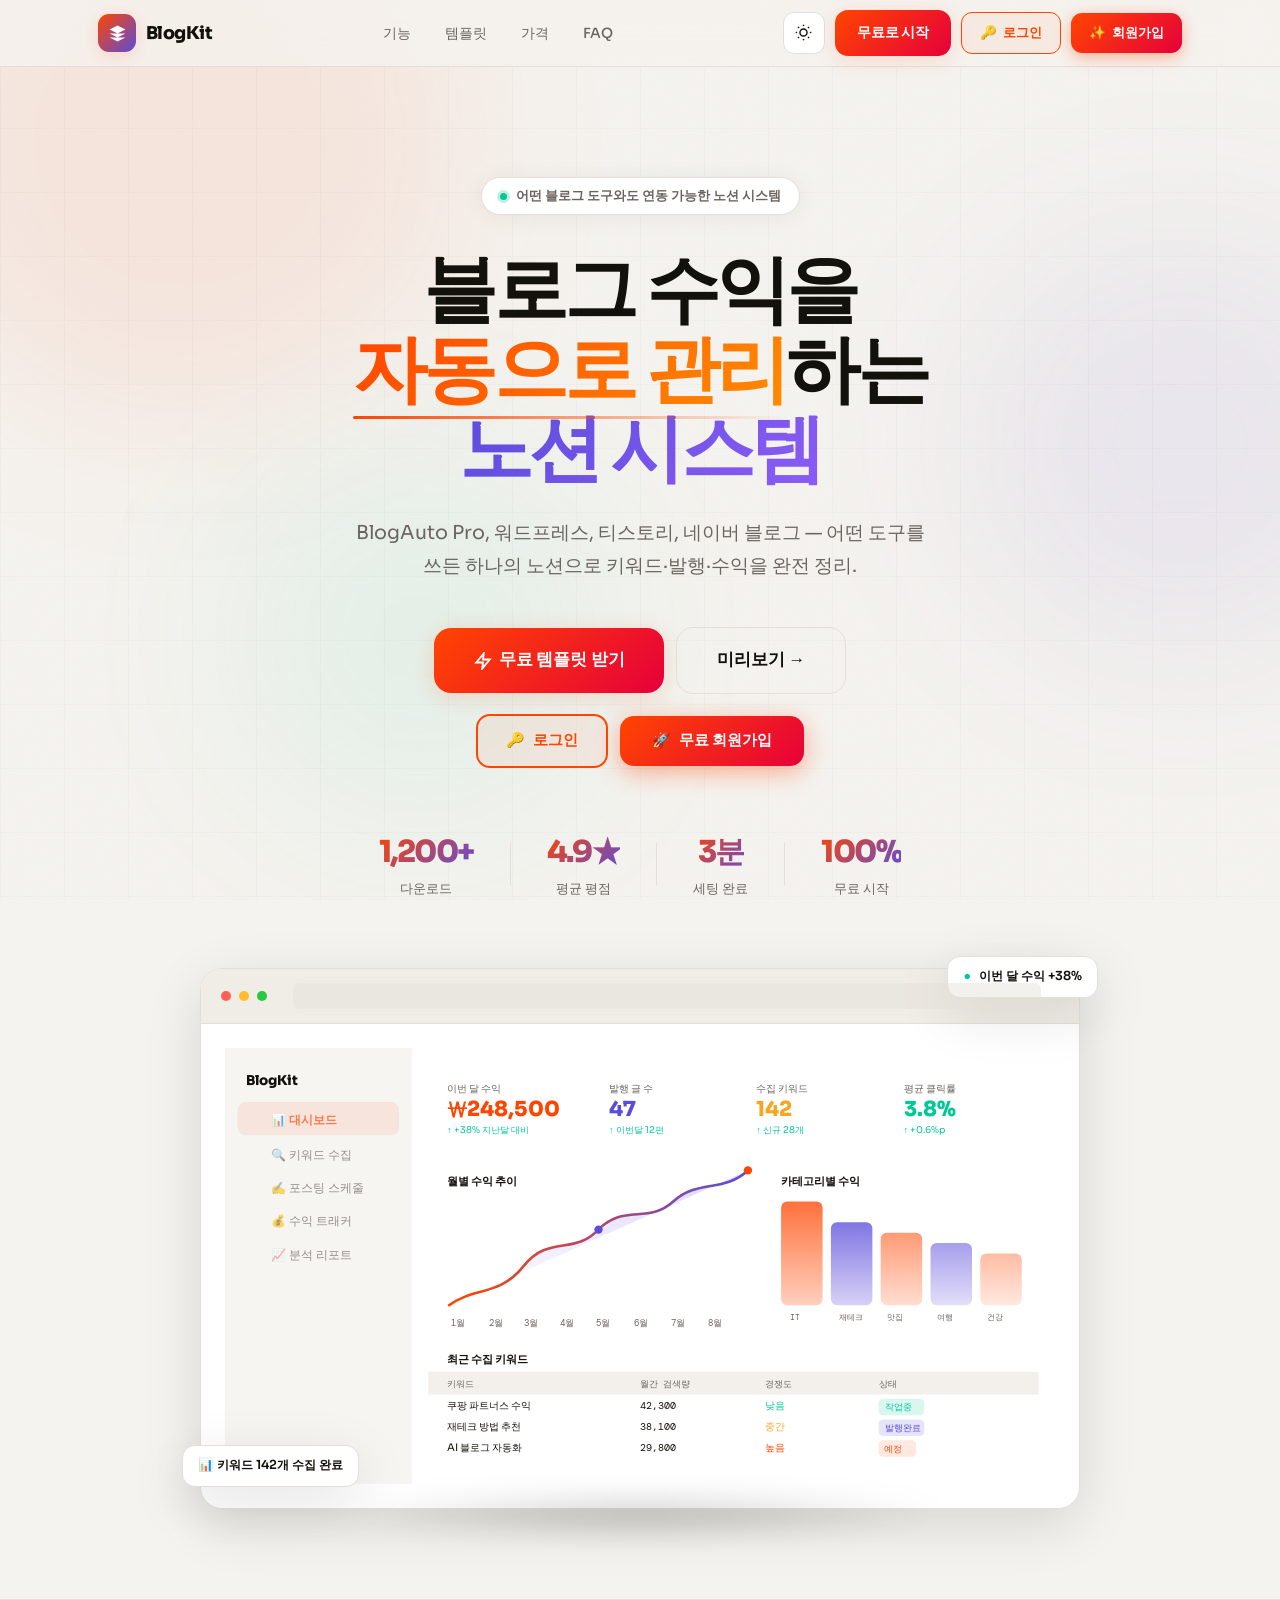
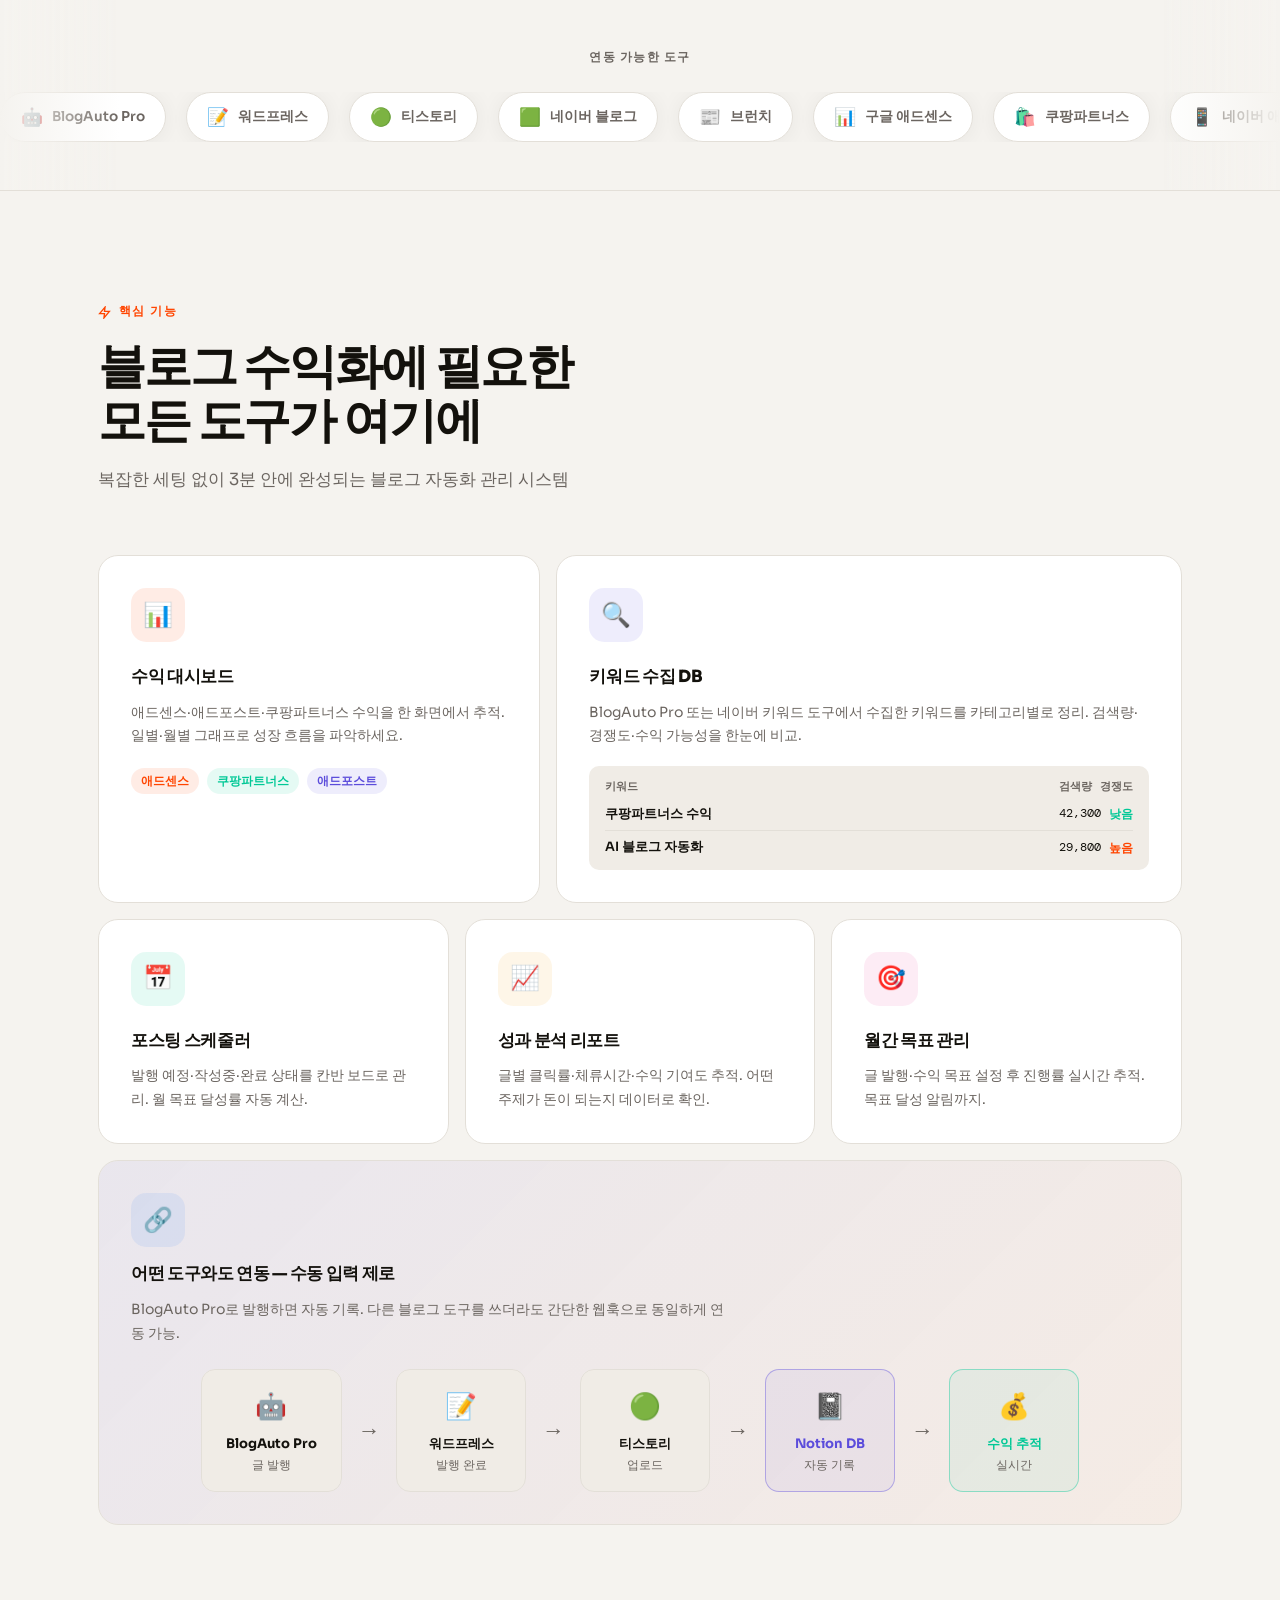
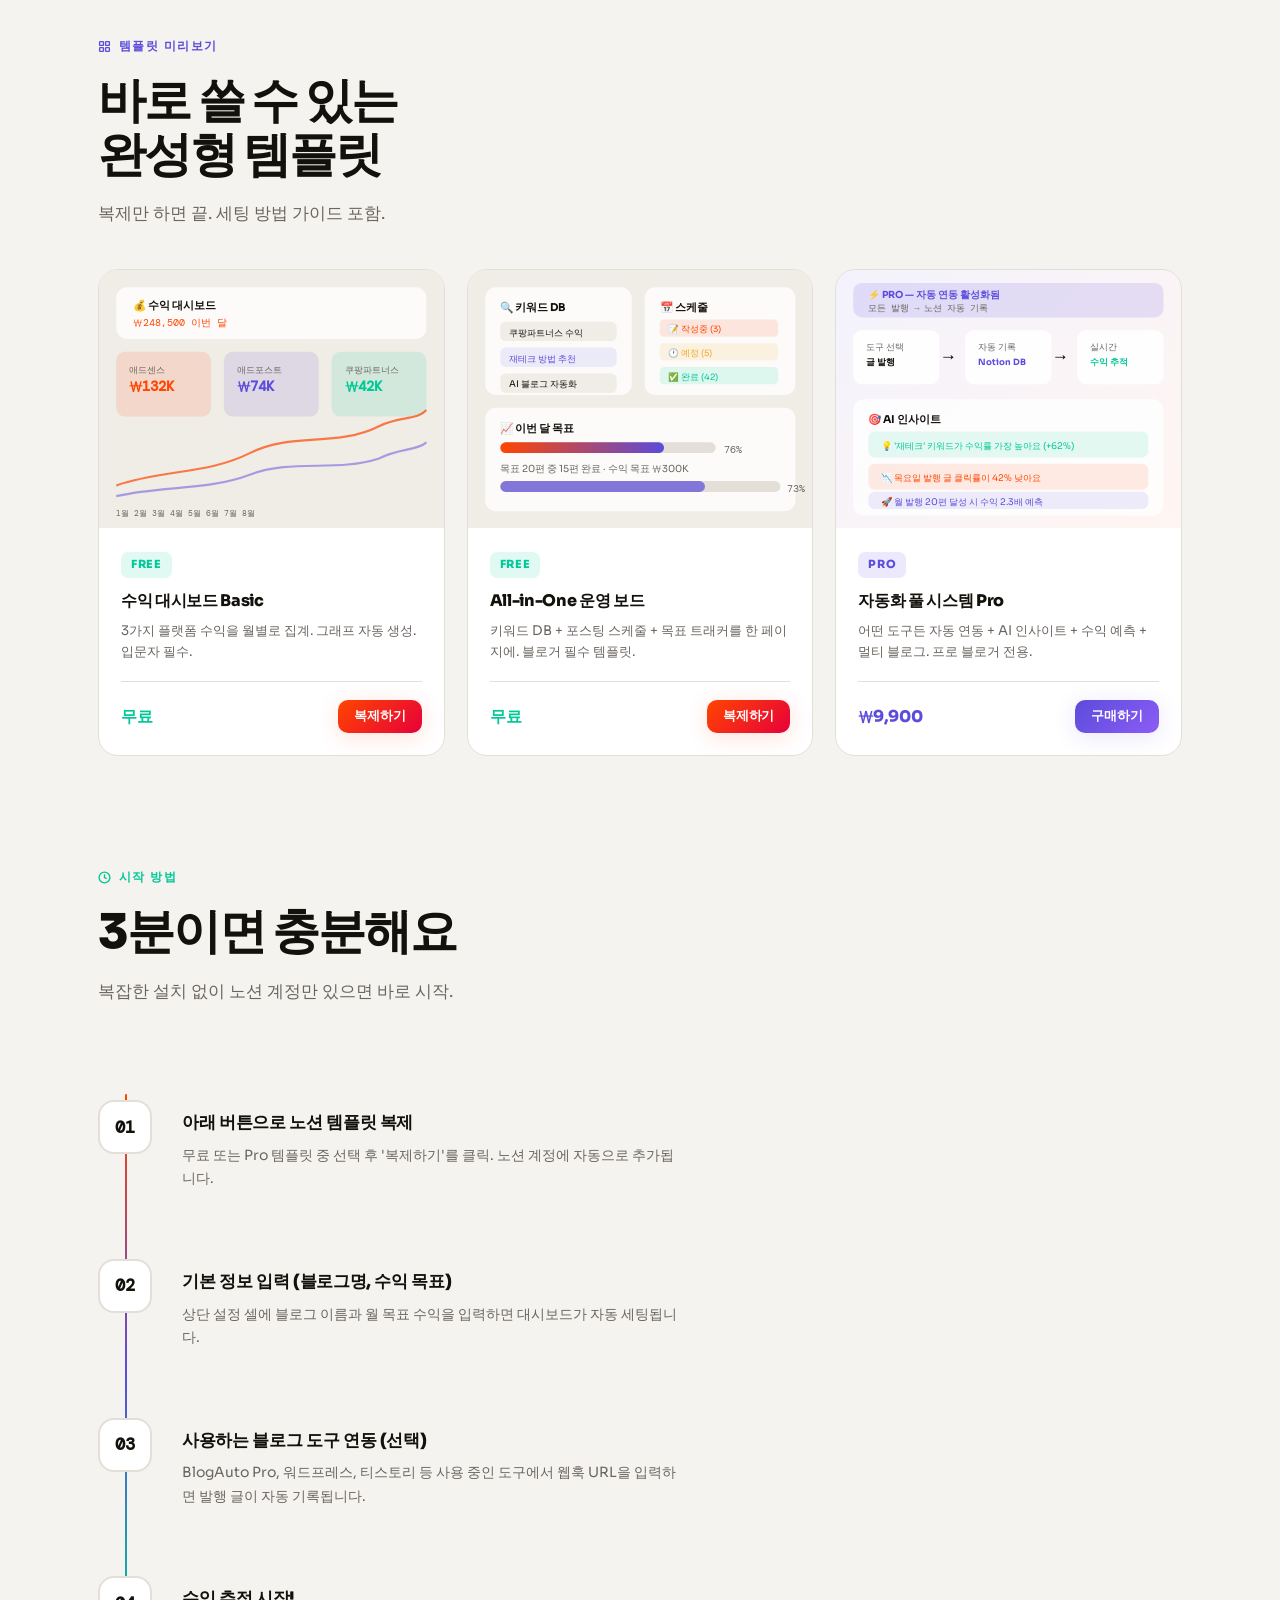
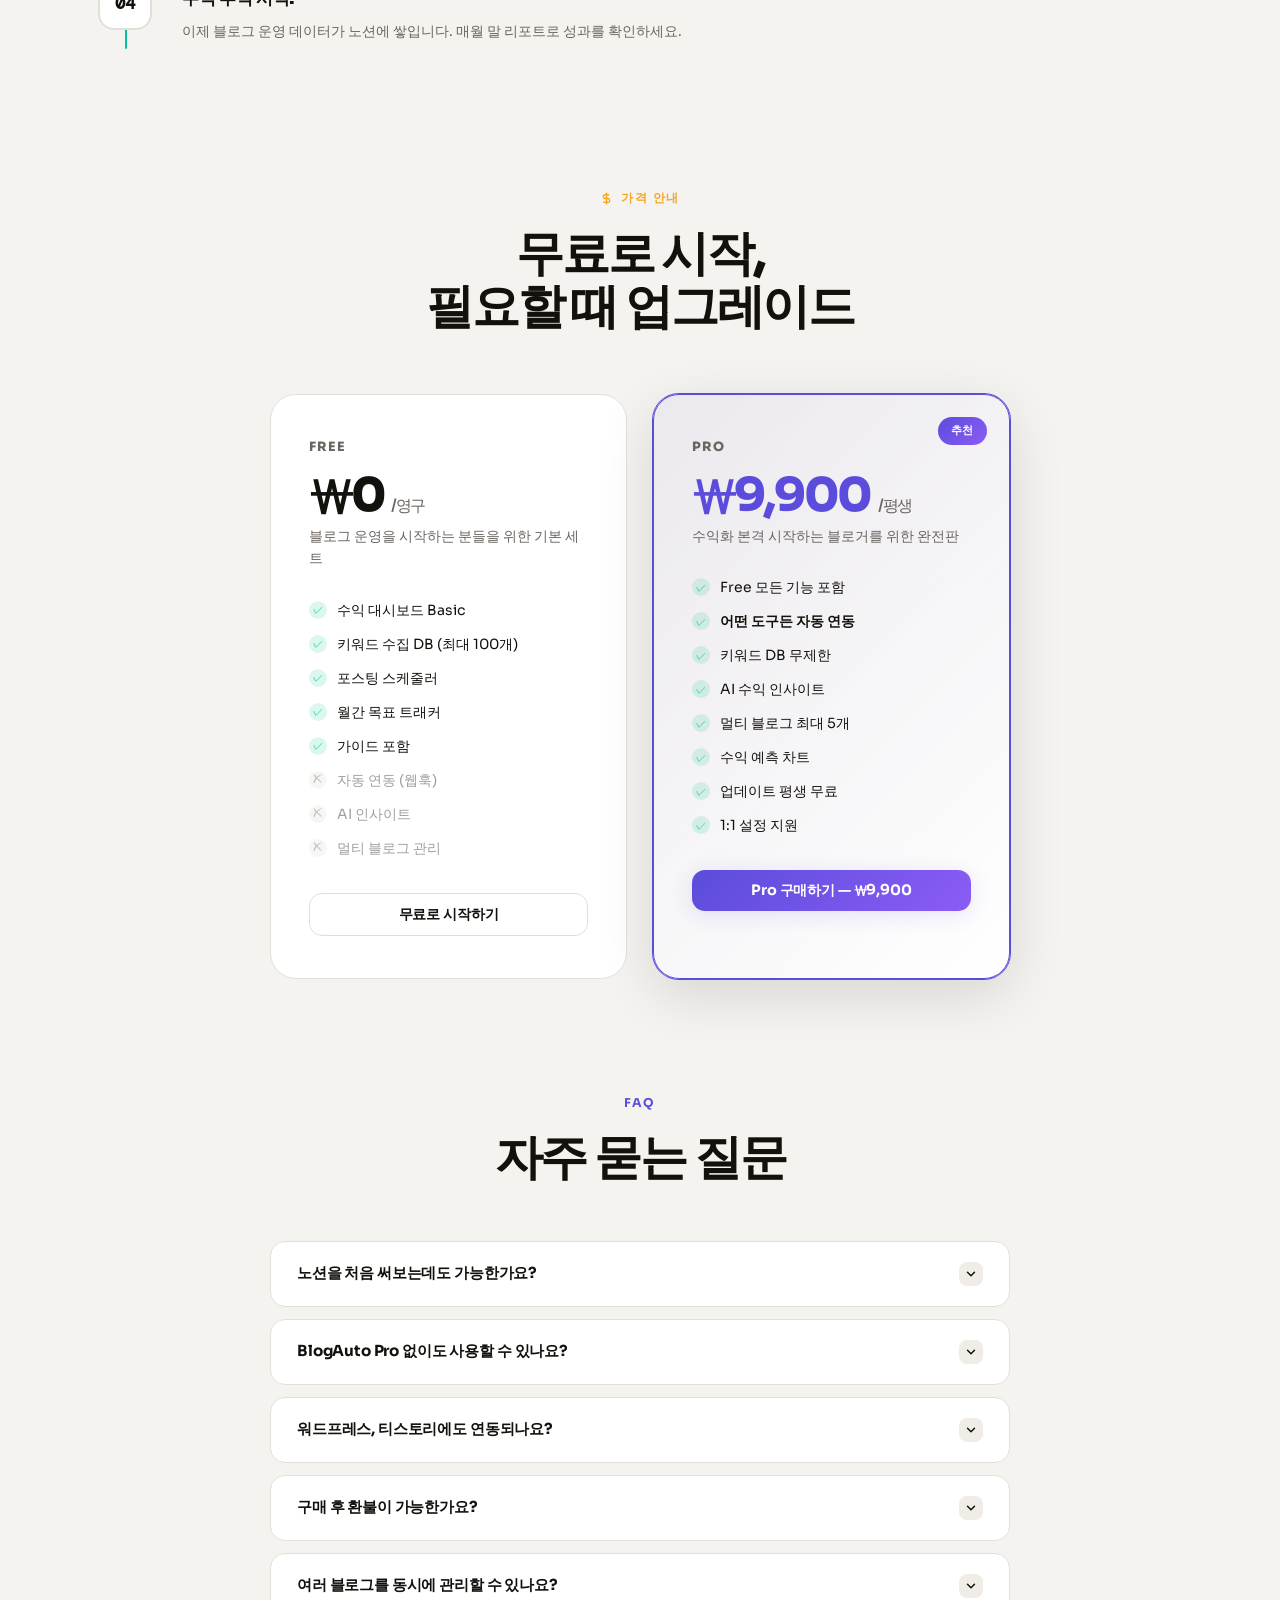
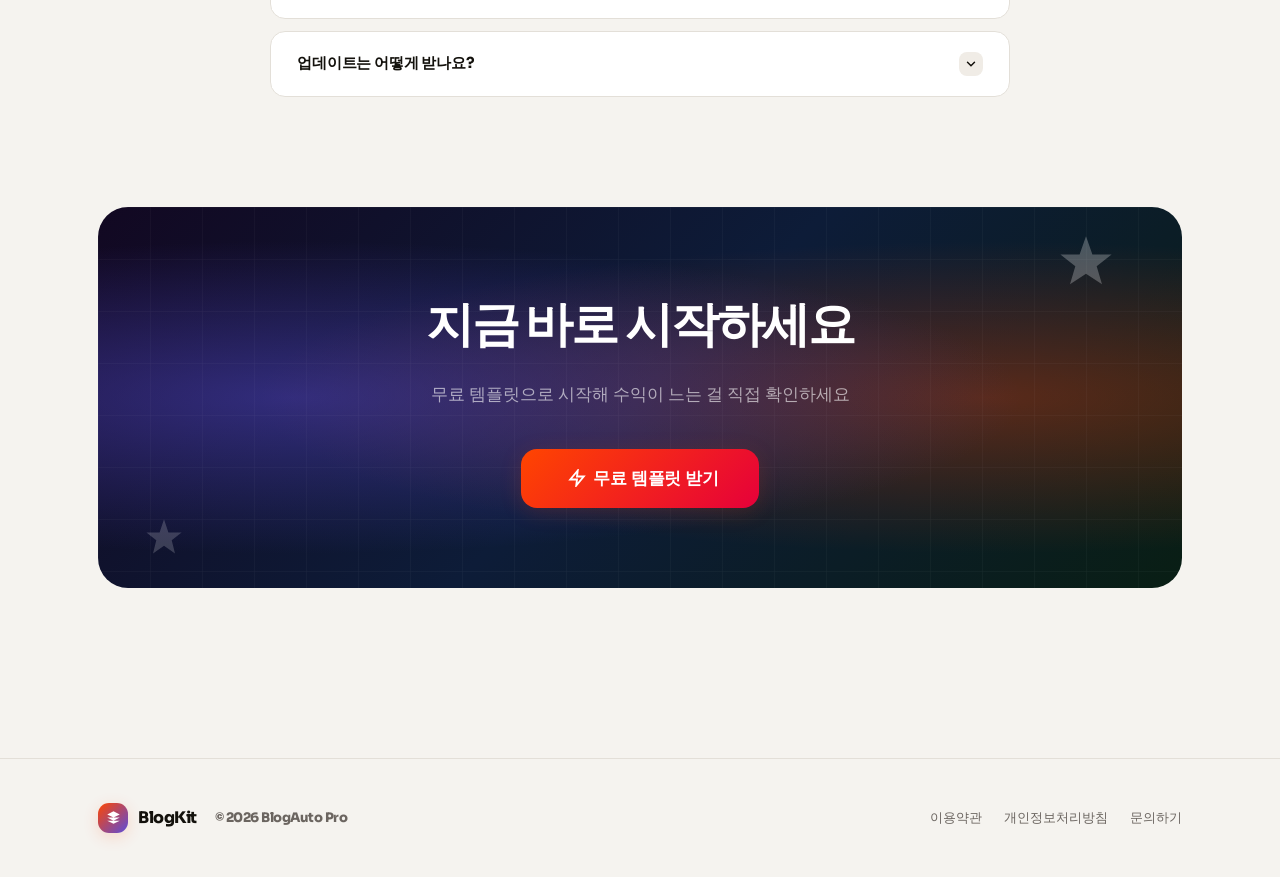
<file: index.html>
<!DOCTYPE html>
<html lang="ko" data-theme="light">
<head>
  <meta charset="UTF-8"/>
  <meta name="viewport" content="width=device-width, initial-scale=1.0"/>
  <title>BlogKit — 블로그 수익화 노션 시스템</title>
  <link href="https://fonts.googleapis.com/css2?family=Sora:wght@300;400;500;600;700;800;900&family=DM+Mono:wght@400;500&family=Pretendard:wght@400;500;600;700;800;900&display=swap" rel="stylesheet"/>
  <style>
    /* ════════════════════════════════════════
       THEME
    ════════════════════════════════════════ */
    :root {
      --bg:        #f5f3ef;
      --bg2:       #ffffff;
      --fg:        #13110c;
      --fg2:       #6b6560;
      --border:    #e3dfd8;
      --card:      #ffffff;
      --card2:     #f0ece6;
      --accent:    #ff4500;
      --accent2:   #5b4cdb;
      --accent3:   #00c896;
      --accent4:   #f5a623;
      --glow1:     rgba(255,69,0,0.16);
      --glow2:     rgba(91,76,219,0.14);
      --glow3:     rgba(0,200,150,0.13);
      --shadow:    0 2px 24px rgba(0,0,0,0.06);
      --shadow-lg: 0 16px 56px rgba(0,0,0,0.12);
      --r:         20px;
      --t:         0.26s cubic-bezier(0.4,0,0.2,1);
    }
    [data-theme="dark"] {
      --bg:        #0c0b09;
      --bg2:       #141210;
      --fg:        #f0ebe3;
      --fg2:       #857e76;
      --border:    #242018;
      --card:      #1a1714;
      --card2:     #201d19;
      --glow1:     rgba(255,69,0,0.2);
      --glow2:     rgba(91,76,219,0.18);
      --glow3:     rgba(0,200,150,0.16);
      --shadow:    0 2px 24px rgba(0,0,0,0.5);
      --shadow-lg: 0 16px 56px rgba(0,0,0,0.65);
    }

    /* ════════════════════════════════════════
       RESET
    ════════════════════════════════════════ */
    *, *::before, *::after { box-sizing: border-box; margin: 0; padding: 0; }
    html { scroll-behavior: smooth; }
    body {
      font-family: 'Sora', 'Pretendard', sans-serif;
      background: var(--bg);
      color: var(--fg);
      transition: background var(--t), color var(--t);
      overflow-x: hidden;
      line-height: 1.6;
    }
    a { color: inherit; text-decoration: none; }
    img { max-width: 100%; }

    /* ════════════════════════════════════════
       BACKGROUND
    ════════════════════════════════════════ */
    .blob-wrap { position: fixed; inset: 0; pointer-events: none; z-index: 0; overflow: hidden; }
    .blob {
      position: absolute; border-radius: 50%;
      filter: blur(90px); opacity: 0.5;
      animation: blobFloat 9s ease-in-out infinite;
    }
    [data-theme="dark"] .blob { opacity: 0.28; }
    .blob-1 { width: 560px; height: 560px; background: var(--glow1); top: -140px; left: -100px; animation-delay: 0s; }
    .blob-2 { width: 440px; height: 440px; background: var(--glow2); top: 25%; right: -120px; animation-delay: -3.5s; }
    .blob-3 { width: 380px; height: 380px; background: var(--glow3); bottom: 8%; left: 18%; animation-delay: -6s; }
    @keyframes blobFloat {
      0%,100% { transform: translateY(0) scale(1) rotate(0deg); }
      50% { transform: translateY(-28px) scale(1.06) rotate(3deg); }
    }
    .noise {
      position: fixed; inset: 0; pointer-events: none; z-index: 1; opacity: 0.022;
      background-image: url("data:image/svg+xml,%3Csvg xmlns='http://www.w3.org/2000/svg' width='300' height='300'%3E%3Cfilter id='n'%3E%3CfeTurbulence type='fractalNoise' baseFrequency='0.75' numOctaves='4' stitchTiles='stitch'/%3E%3C/filter%3E%3Crect width='300' height='300' filter='url(%23n)' opacity='1'/%3E%3C/svg%3E");
    }

    /* ════════════════════════════════════════
       GRID OVERLAY (subtle)
    ════════════════════════════════════════ */
    .grid-overlay {
      position: fixed; inset: 0; pointer-events: none; z-index: 0; opacity: 0.018;
      background-image:
        linear-gradient(var(--fg) 1px, transparent 1px),
        linear-gradient(90deg, var(--fg) 1px, transparent 1px);
      background-size: 64px 64px;
    }

    /* ════════════════════════════════════════
       LAYOUT
    ════════════════════════════════════════ */
    .wrap { position: relative; z-index: 2; }
    .container { max-width: 1140px; margin: 0 auto; padding: 0 28px; }

    /* ════════════════════════════════════════
       NAV
    ════════════════════════════════════════ */
    nav {
      position: sticky; top: 0; z-index: 100;
      background: rgba(245,243,239,0.78);
      backdrop-filter: blur(24px); -webkit-backdrop-filter: blur(24px);
      border-bottom: 1px solid var(--border);
      transition: background var(--t), border-color var(--t);
    }
    [data-theme="dark"] nav { background: rgba(12,11,9,0.88); }
    .nav-inner { display: flex; align-items: center; justify-content: space-between; height: 66px; gap: 16px; }
    .logo { display: flex; align-items: center; gap: 10px; font-size: 1.1rem; font-weight: 900; letter-spacing: -0.03em; }
    .logo-icon {
      width: 38px; height: 38px; border-radius: 11px;
      background: linear-gradient(135deg, var(--accent), var(--accent2));
      display: flex; align-items: center; justify-content: center;
      box-shadow: 0 4px 16px var(--glow1); flex-shrink: 0;
    }
    .logo-icon svg { width: 19px; height: 19px; fill: white; }
    .nav-links { display: flex; align-items: center; gap: 4px; }
    .nav-link {
      padding: 8px 15px; border-radius: 10px; font-size: 0.875rem; font-weight: 500;
      color: var(--fg2); transition: all var(--t); cursor: pointer;
    }
    .nav-link:hover { background: var(--card2); color: var(--fg); }
    .nav-right { display: flex; align-items: center; gap: 10px; }

    .theme-btn {
      width: 42px; height: 42px; border-radius: 11px; border: 1.5px solid var(--border);
      background: var(--card); cursor: pointer; display: flex; align-items: center; justify-content: center;
      transition: all var(--t); flex-shrink: 0; color: var(--fg); position: relative;
    }
    .theme-btn:hover { background: var(--card2); transform: scale(1.06); }
    .theme-btn svg { width: 17px; height: 17px; stroke: var(--fg); transition: stroke var(--t); }
    .icon-sun, .icon-moon { position: absolute; transition: all var(--t); }
    [data-theme="light"] .icon-moon { opacity: 0; transform: rotate(90deg) scale(0.5); }
    [data-theme="dark"] .icon-sun { opacity: 0; transform: rotate(-90deg) scale(0.5); }

    .btn {
      display: inline-flex; align-items: center; gap: 7px;
      padding: 11px 22px; border-radius: 13px; font-size: 0.9rem; font-weight: 700;
      cursor: pointer; border: none; transition: all var(--t); position: relative; overflow: hidden;
      font-family: 'Sora', sans-serif; letter-spacing: -0.01em;
    }
    .btn::after { content: ''; position: absolute; inset: 0; background: rgba(255,255,255,0.14); opacity: 0; transition: opacity var(--t); }
    .btn:hover::after { opacity: 1; }
    .btn:active { transform: scale(0.97); }
    .btn-primary { background: linear-gradient(135deg, var(--accent), #e6003a); color: white; box-shadow: 0 4px 22px var(--glow1); }
    .btn-primary:hover { transform: translateY(-2px); box-shadow: 0 8px 32px var(--glow1); }
    .btn-outline { background: transparent; color: var(--fg); border: 1.5px solid var(--border); }
    .btn-outline:hover { background: var(--card2); transform: translateY(-2px); box-shadow: var(--shadow); }
    .btn-accent2 { background: linear-gradient(135deg, var(--accent2), #8b5cf6); color: white; box-shadow: 0 4px 22px var(--glow2); }
    .btn-accent2:hover { transform: translateY(-2px); box-shadow: 0 8px 32px var(--glow2); }
    .btn-lg { padding: 15px 32px; font-size: 1rem; border-radius: 15px; }
    .btn-xl { padding: 19px 40px; font-size: 1.05rem; border-radius: 17px; }
    .btn-sm { padding: 8px 16px; font-size: 0.8rem; border-radius: 10px; }

    .shimmer {
      position: absolute; inset: 0;
      background: linear-gradient(90deg, transparent, rgba(255,255,255,0.28), transparent);
      transform: translateX(-100%); animation: shimmer 2.8s infinite;
    }
    @keyframes shimmer { 100% { transform: translateX(100%); } }

    /* 네비 특수 버튼 */
    .btn-login-nav {
      display: inline-flex; align-items: center; gap: 6px;
      padding: 9px 18px; border-radius: 11px;
      font-size: 0.84rem; font-weight: 700;
      color: var(--accent); border: 1.5px solid var(--accent);
      background: rgba(255,69,0,0.06);
      cursor: pointer; transition: all 0.25s;
      text-decoration: none; white-space: nowrap;
      font-family: 'Sora', sans-serif;
    }
    .btn-login-nav:hover { background: rgba(255,69,0,0.14); transform: translateY(-2px); box-shadow: 0 6px 20px rgba(255,69,0,0.22); }
    .btn-login-icon { animation: keyWiggle 2.8s ease-in-out infinite; display: inline-block; }
    @keyframes keyWiggle { 0%,100%{transform:rotate(0deg)} 25%{transform:rotate(-14deg)} 75%{transform:rotate(14deg)} }

    .btn-signup-nav {
      display: inline-flex; align-items: center; gap: 6px;
      padding: 9px 18px; border-radius: 11px;
      font-size: 0.84rem; font-weight: 700; color: white;
      background: linear-gradient(135deg, #ff4500, #e6003a);
      box-shadow: 0 4px 16px rgba(255,69,0,0.4);
      cursor: pointer; transition: all 0.25s; text-decoration: none; white-space: nowrap;
      font-family: 'Sora', sans-serif;
      animation: signupPulse 3s ease-in-out infinite;
    }
    .btn-signup-nav:hover { transform: translateY(-3px) scale(1.04); box-shadow: 0 8px 28px rgba(255,69,0,0.55); animation: none; }
    .btn-signup-icon { animation: starSpin 3.2s linear infinite; display: inline-block; }
    @keyframes starSpin { 0%{transform:rotate(0deg) scale(1)} 50%{transform:rotate(180deg) scale(1.28)} 100%{transform:rotate(360deg) scale(1)} }
    @keyframes signupPulse { 0%,100%{box-shadow:0 4px 16px rgba(255,69,0,0.4)} 50%{box-shadow:0 4px 28px rgba(255,69,0,0.7)} }

    @media (max-width: 768px) { .btn-login-nav, .btn-signup-nav { display: none; } }

    /* ════════════════════════════════════════
       HERO
    ════════════════════════════════════════ */
    .hero { padding: 110px 0 90px; text-align: center; position: relative; }

    .hero-badge {
      display: inline-flex; align-items: center; gap: 9px;
      padding: 8px 18px; border-radius: 100px;
      background: var(--card); border: 1.5px solid var(--border);
      font-size: 0.8rem; font-weight: 600; color: var(--fg2);
      margin-bottom: 36px; animation: fadeUp 0.6s ease both;
      box-shadow: var(--shadow);
    }
    .hero-badge .dot {
      width: 7px; height: 7px; border-radius: 50%;
      background: var(--accent3); box-shadow: 0 0 0 3px rgba(0,200,150,0.25);
      animation: pulse 2.2s infinite;
    }
    @keyframes pulse { 0%,100%{box-shadow:0 0 0 3px rgba(0,200,150,0.22)} 50%{box-shadow:0 0 0 7px rgba(0,200,150,0.08)} }

    .hero h1 {
      font-size: clamp(2.6rem, 6.5vw, 4.6rem);
      font-weight: 900; letter-spacing: -0.05em; line-height: 1.08;
      margin-bottom: 26px; animation: fadeUp 0.6s 0.1s ease both;
    }
    .hero h1 .hi {
      color: var(--accent); position: relative;
      background: linear-gradient(135deg, #ff4500, #ff8c00);
      -webkit-background-clip: text; -webkit-text-fill-color: transparent; background-clip: text;
    }
    .hero h1 .hi::after {
      content: ''; position: absolute; left: 0; bottom: -3px; right: 0; height: 3px;
      background: linear-gradient(90deg, var(--accent), transparent);
      border-radius: 2px; -webkit-text-fill-color: transparent;
    }
    .hero h1 .hi2 {
      background: linear-gradient(135deg, var(--accent2), #8b5cf6);
      -webkit-background-clip: text; -webkit-text-fill-color: transparent; background-clip: text;
    }
    .hero p { font-size: clamp(1rem, 2.5vw, 1.2rem); color: var(--fg2); max-width: 580px; margin: 0 auto 44px; line-height: 1.75; font-weight: 400; animation: fadeUp 0.6s 0.2s ease both; }

    .hero-btns { display: flex; align-items: center; justify-content: center; gap: 12px; flex-wrap: wrap; animation: fadeUp 0.6s 0.3s ease both; }

    .hero-auth-btns {
      display: flex; align-items: center; justify-content: center; gap: 12px;
      margin-top: 20px; flex-wrap: wrap; animation: fadeUp 0.6s 0.45s ease both;
    }
    .btn-hero-login {
      display: inline-flex; align-items: center; gap: 8px;
      padding: 13px 28px; border-radius: 14px; font-size: 0.93rem; font-weight: 700;
      color: var(--accent); border: 2px solid var(--accent);
      background: rgba(255,69,0,0.06); cursor: pointer; transition: all 0.25s; text-decoration: none; font-family: 'Sora', sans-serif;
    }
    .btn-hero-login:hover { background: rgba(255,69,0,0.12); transform: translateY(-3px); box-shadow: 0 8px 24px rgba(255,69,0,0.28); }
    .btn-hero-signup {
      display: inline-flex; align-items: center; gap: 8px;
      padding: 13px 32px; border-radius: 14px; font-size: 0.93rem; font-weight: 700; color: white;
      background: linear-gradient(135deg, #ff4500, #e6003a, #a855f7);
      background-size: 200% 200%;
      box-shadow: 0 6px 24px rgba(255,69,0,0.42); cursor: pointer; transition: all 0.25s; text-decoration: none;
      font-family: 'Sora', sans-serif;
      animation: gradientShift 4s ease infinite, heroBtnGlow 3.2s ease-in-out infinite;
    }
    .btn-hero-signup:hover { transform: translateY(-4px) scale(1.05); box-shadow: 0 12px 36px rgba(255,69,0,0.58); animation: gradientShift 4s ease infinite; }
    @keyframes gradientShift { 0%{background-position:0% 50%} 50%{background-position:100% 50%} 100%{background-position:0% 50%} }
    @keyframes heroBtnGlow { 0%,100%{box-shadow:0 6px 24px rgba(255,69,0,0.42)} 50%{box-shadow:0 6px 36px rgba(168,85,247,0.65)} }

    .hero-stats { display: flex; align-items: center; justify-content: center; gap: 36px; margin-top: 60px; flex-wrap: wrap; animation: fadeUp 0.6s 0.4s ease both; }
    .stat { text-align: center; }
    .stat-num {
      font-size: 1.9rem; font-weight: 900; letter-spacing: -0.05em;
      background: linear-gradient(135deg, var(--accent), var(--accent2));
      -webkit-background-clip: text; -webkit-text-fill-color: transparent; background-clip: text;
    }
    .stat-label { font-size: 0.8rem; color: var(--fg2); font-weight: 500; margin-top: 3px; }
    .stat-divider { width: 1px; height: 42px; background: var(--border); }

    /* ════════════════════════════════════════
       MOCKUP
    ════════════════════════════════════════ */
    .hero-mockup { margin: 68px auto 0; max-width: 880px; position: relative; animation: fadeUp 0.8s 0.55s ease both; }
    .mockup-shadow { position: absolute; bottom: -28px; left: 50%; transform: translateX(-50%); width: 72%; height: 44px; background: radial-gradient(ellipse, rgba(0,0,0,0.22) 0%, transparent 70%); filter: blur(14px); }
    .mockup-frame { background: var(--card); border: 1.5px solid var(--border); border-radius: 22px; overflow: hidden; box-shadow: var(--shadow-lg); }
    .mockup-bar { display: flex; align-items: center; gap: 8px; padding: 14px 20px; border-bottom: 1px solid var(--border); background: var(--card2); }
    .mockup-dot { width: 10px; height: 10px; border-radius: 50%; }
    .mockup-dot:nth-child(1){background:#ff5f57} .mockup-dot:nth-child(2){background:#febc2e} .mockup-dot:nth-child(3){background:#28c840}
    .mockup-url { flex: 1; height: 26px; background: var(--border); border-radius: 6px; margin: 0 18px; opacity: 0.45; }
    .mockup-svg { width: 100%; display: block; padding: 24px; }

    .float-badge {
      position: absolute; background: var(--card); border: 1.5px solid var(--border);
      border-radius: 13px; padding: 10px 15px; box-shadow: var(--shadow-lg);
      display: flex; align-items: center; gap: 8px; font-size: 0.78rem; font-weight: 600; white-space: nowrap;
    }
    .float-badge-1 { top: -12px; right: -18px; animation: floatBadge 3.2s ease-in-out infinite; }
    .float-badge-2 { bottom: 22px; left: -18px; animation: floatBadge 3.2s 1.6s ease-in-out infinite; }
    @keyframes floatBadge { 0%,100%{transform:translateY(0)} 50%{transform:translateY(-9px)} }
    @media (max-width: 600px) { .float-badge { display: none; } }

    /* ════════════════════════════════════════
       INTEGRATION STRIP
    ════════════════════════════════════════ */
    .integration-strip {
      padding: 48px 0;
      border-top: 1px solid var(--border);
      border-bottom: 1px solid var(--border);
      overflow: hidden;
      position: relative;
    }
    .integration-strip::before, .integration-strip::after {
      content: ''; position: absolute; top: 0; bottom: 0; width: 120px; z-index: 2;
      pointer-events: none;
    }
    .integration-strip::before { left: 0; background: linear-gradient(90deg, var(--bg), transparent); }
    .integration-strip::after { right: 0; background: linear-gradient(-90deg, var(--bg), transparent); }
    .integration-label { text-align: center; font-size: 0.78rem; font-weight: 700; color: var(--fg2); letter-spacing: 0.1em; text-transform: uppercase; margin-bottom: 24px; }
    .integration-track { display: flex; gap: 20px; animation: scroll 22s linear infinite; width: max-content; }
    .integration-track:hover { animation-play-state: paused; }
    @keyframes scroll { 0%{transform:translateX(0)} 100%{transform:translateX(-50%)} }
    .int-chip {
      display: flex; align-items: center; gap: 9px;
      padding: 10px 20px; border-radius: 100px;
      background: var(--card); border: 1.5px solid var(--border);
      font-size: 0.85rem; font-weight: 600; color: var(--fg2);
      white-space: nowrap; box-shadow: var(--shadow);
      transition: all var(--t);
    }
    .int-chip:hover { border-color: var(--accent); color: var(--fg); transform: scale(1.04); }
    .int-chip span { font-size: 1.1rem; }

    /* ════════════════════════════════════════
       SECTIONS
    ════════════════════════════════════════ */
    .section { padding: 110px 0; }
    .section-label {
      display: inline-flex; align-items: center; gap: 8px;
      font-size: 0.76rem; font-weight: 700; letter-spacing: 0.12em; text-transform: uppercase;
      color: var(--accent); margin-bottom: 18px;
    }
    .section-label svg { width: 13px; height: 13px; }
    .section-title { font-size: clamp(1.9rem, 4vw, 3rem); font-weight: 900; letter-spacing: -0.045em; line-height: 1.12; margin-bottom: 18px; }
    .section-sub { font-size: 1.05rem; color: var(--fg2); max-width: 520px; line-height: 1.75; }

    /* ════════════════════════════════════════
       FEATURES BENTO GRID
    ════════════════════════════════════════ */
    .bento-grid {
      display: grid;
      grid-template-columns: repeat(12, 1fr);
      grid-template-rows: auto;
      gap: 16px;
      margin-top: 60px;
    }
    .bento-card {
      background: var(--card); border: 1.5px solid var(--border);
      border-radius: var(--r); padding: 32px;
      transition: all var(--t); position: relative; overflow: hidden;
    }
    .bento-card::before {
      content: ''; position: absolute; inset: 0; opacity: 0;
      transition: opacity var(--t);
    }
    .bento-card:hover { transform: translateY(-5px); box-shadow: var(--shadow-lg); }
    .bento-card:hover::before { opacity: 1; }

    .bento-1 { grid-column: span 5; }
    .bento-1::before { background: linear-gradient(135deg, var(--glow1), transparent 60%); }
    .bento-1:hover { border-color: var(--accent); }

    .bento-2 { grid-column: span 7; }
    .bento-2::before { background: linear-gradient(135deg, var(--glow2), transparent 60%); }
    .bento-2:hover { border-color: var(--accent2); }

    .bento-3 { grid-column: span 4; }
    .bento-3::before { background: linear-gradient(135deg, var(--glow3), transparent 60%); }
    .bento-3:hover { border-color: var(--accent3); }

    .bento-4 { grid-column: span 4; }
    .bento-4::before { background: linear-gradient(135deg, rgba(245,166,35,0.18), transparent 60%); }
    .bento-4:hover { border-color: var(--accent4); }

    .bento-5 { grid-column: span 4; }
    .bento-5::before { background: linear-gradient(135deg, var(--glow2), transparent 60%); }
    .bento-5:hover { border-color: var(--accent2); }

    .bento-6 { grid-column: span 12; background: linear-gradient(135deg, rgba(91,76,219,0.07), rgba(255,69,0,0.04)); }
    .bento-6::before { background: linear-gradient(135deg, var(--glow2), var(--glow1), transparent 70%); }
    .bento-6:hover { border-color: var(--accent2); }

    @media (max-width: 900px) {
      .bento-1, .bento-2, .bento-3, .bento-4, .bento-5, .bento-6 { grid-column: span 12; }
    }

    .feat-icon {
      width: 54px; height: 54px; border-radius: 15px;
      display: flex; align-items: center; justify-content: center;
      margin-bottom: 22px; font-size: 1.5rem; position: relative; z-index: 1;
    }
    .feat-icon.orange { background: rgba(255,69,0,0.1); }
    .feat-icon.purple { background: rgba(91,76,219,0.1); }
    .feat-icon.green  { background: rgba(0,200,150,0.1); }
    .feat-icon.yellow { background: rgba(245,166,35,0.1); }
    .feat-icon.blue   { background: rgba(59,130,246,0.1); }
    .feat-icon.pink   { background: rgba(236,72,153,0.1); }

    .feat-title { font-size: 1.05rem; font-weight: 800; margin-bottom: 10px; position: relative; z-index: 1; letter-spacing: -0.02em; }
    .feat-desc { font-size: 0.875rem; color: var(--fg2); line-height: 1.68; position: relative; z-index: 1; }

    /* 연동 카드 (bento-6) */
    .integration-flow { display: flex; align-items: center; justify-content: center; gap: 16px; flex-wrap: wrap; margin-top: 24px; position: relative; z-index: 1; }
    .flow-node {
      background: var(--card2); border: 1.5px solid var(--border);
      border-radius: 14px; padding: 16px 24px; text-align: center; min-width: 130px;
      transition: all var(--t);
    }
    .flow-node:hover { transform: translateY(-4px); box-shadow: var(--shadow-lg); }
    .flow-node-icon { font-size: 1.6rem; margin-bottom: 6px; }
    .flow-node-title { font-size: 0.82rem; font-weight: 700; margin-bottom: 2px; }
    .flow-node-sub { font-size: 0.72rem; color: var(--fg2); }
    .flow-arrow { font-size: 1.4rem; color: var(--fg2); flex-shrink: 0; }

    /* ════════════════════════════════════════
       TEMPLATES
    ════════════════════════════════════════ */
    .preview-grid { display: grid; grid-template-columns: repeat(3, 1fr); gap: 22px; margin-top: 56px; }
    .preview-card {
      background: var(--card); border: 1.5px solid var(--border);
      border-radius: var(--r); overflow: hidden; transition: all var(--t);
    }
    .preview-card:hover { transform: translateY(-9px) scale(1.01); box-shadow: var(--shadow-lg); }
    .preview-img { width: 100%; aspect-ratio: 4/3; overflow: hidden; background: var(--card2); display: flex; align-items: center; justify-content: center; }
    .preview-img svg { width: 100%; height: 100%; }
    .preview-info { padding: 22px; }
    .preview-tag { display: inline-block; padding: 4px 10px; border-radius: 7px; font-size: 0.7rem; font-weight: 800; letter-spacing: 0.06em; margin-bottom: 10px; }
    .tag-free { background: rgba(0,200,150,0.12); color: var(--accent3); }
    .tag-pro  { background: rgba(91,76,219,0.12); color: var(--accent2); }
    .preview-name { font-size: 1rem; font-weight: 800; margin-bottom: 7px; letter-spacing: -0.02em; }
    .preview-desc { font-size: 0.83rem; color: var(--fg2); line-height: 1.58; }
    .preview-footer { display: flex; align-items: center; justify-content: space-between; margin-top: 18px; padding-top: 18px; border-top: 1px solid var(--border); }
    .preview-price { font-size: 1rem; font-weight: 900; }
    .preview-price .free { color: var(--accent3); }
    .preview-price .paid { color: var(--accent2); }
    @media (max-width: 768px) { .preview-grid { grid-template-columns: 1fr; } }

    /* ════════════════════════════════════════
       HOW IT WORKS
    ════════════════════════════════════════ */
    .steps { display: flex; flex-direction: column; gap: 0; margin-top: 60px; position: relative; }
    .steps::before {
      content: ''; position: absolute; left: 27px; top: 28px; bottom: 28px; width: 2px;
      background: linear-gradient(180deg, var(--accent), var(--accent2), var(--accent3));
      border-radius: 2px;
    }
    .step { display: flex; gap: 30px; padding: 34px 0; align-items: flex-start; }
    .step-num {
      width: 54px; height: 54px; border-radius: 16px; flex-shrink: 0;
      display: flex; align-items: center; justify-content: center;
      font-size: 1.05rem; font-weight: 800; font-family: 'DM Mono', monospace;
      background: var(--card); border: 2px solid var(--border);
      position: relative; z-index: 1; transition: all var(--t);
    }
    .step:hover .step-num { background: linear-gradient(135deg, var(--accent), var(--accent2)); color: white; border-color: transparent; box-shadow: 0 4px 22px var(--glow1); transform: scale(1.08); }
    .step-content { padding-top: 9px; }
    .step-title { font-size: 1.08rem; font-weight: 800; margin-bottom: 7px; letter-spacing: -0.02em; }
    .step-desc { font-size: 0.875rem; color: var(--fg2); line-height: 1.68; max-width: 500px; }

    /* ════════════════════════════════════════
       PRICING
    ════════════════════════════════════════ */
    .pricing-grid { display: grid; grid-template-columns: repeat(2, 1fr); gap: 26px; margin-top: 60px; max-width: 740px; margin-left: auto; margin-right: auto; }
    .pricing-card {
      background: var(--card); border: 1.5px solid var(--border);
      border-radius: 26px; padding: 42px 38px;
      transition: all var(--t); position: relative; overflow: hidden;
    }
    .pricing-card.featured {
      border-color: var(--accent2);
      background: linear-gradient(135deg, rgba(91,76,219,0.06), var(--card));
      box-shadow: 0 0 0 1px var(--accent2), var(--shadow-lg);
    }
    .pricing-card:hover { transform: translateY(-7px); }
    .pricing-badge {
      position: absolute; top: 22px; right: 22px;
      background: linear-gradient(135deg, var(--accent2), #8b5cf6);
      color: white; font-size: 0.7rem; font-weight: 800;
      padding: 5px 13px; border-radius: 100px; letter-spacing: 0.06em;
    }
    .pricing-name { font-size: 0.8rem; font-weight: 800; color: var(--fg2); letter-spacing: 0.1em; text-transform: uppercase; margin-bottom: 14px; }
    .pricing-price { font-size: 2.9rem; font-weight: 900; letter-spacing: -0.05em; line-height: 1; margin-bottom: 7px; }
    .pricing-price span { font-size: 1rem; font-weight: 500; color: var(--fg2); }
    .pricing-desc { font-size: 0.875rem; color: var(--fg2); margin-bottom: 30px; line-height: 1.6; }
    .pricing-list { list-style: none; display: flex; flex-direction: column; gap: 13px; margin-bottom: 34px; }
    .pricing-list li { display: flex; align-items: flex-start; gap: 10px; font-size: 0.875rem; line-height: 1.5; }
    .pricing-list li .check { width: 18px; height: 18px; border-radius: 50%; flex-shrink: 0; display: flex; align-items: center; justify-content: center; font-size: 0.65rem; margin-top: 1px; }
    .check-ok { background: rgba(0,200,150,0.14); color: var(--accent3); }
    .check-x  { background: var(--card2); color: var(--fg2); opacity: 0.45; }
    @media (max-width: 640px) { .pricing-grid { grid-template-columns: 1fr; } }

    /* ════════════════════════════════════════
       FAQ
    ════════════════════════════════════════ */
    .faq-list { margin-top: 56px; display: flex; flex-direction: column; gap: 12px; max-width: 740px; margin-left: auto; margin-right: auto; }
    .faq-item { background: var(--card); border: 1.5px solid var(--border); border-radius: 15px; overflow: hidden; transition: all var(--t); }
    .faq-item:hover { border-color: var(--accent2); }
    .faq-q {
      width: 100%; display: flex; align-items: center; justify-content: space-between;
      padding: 20px 26px; cursor: pointer; text-align: left;
      font-size: 0.95rem; font-weight: 700; background: none; border: none;
      color: var(--fg); font-family: 'Sora', sans-serif; transition: color var(--t);
      letter-spacing: -0.01em;
    }
    .faq-q .arrow {
      width: 24px; height: 24px; border-radius: 8px; background: var(--card2);
      display: flex; align-items: center; justify-content: center; flex-shrink: 0;
      transition: all var(--t);
    }
    .faq-item.open .faq-q .arrow { background: var(--accent2); transform: rotate(180deg); }
    .faq-item.open .faq-q .arrow svg path { stroke: white; }
    .faq-a { max-height: 0; overflow: hidden; transition: max-height 0.42s ease, padding 0.32s ease; font-size: 0.875rem; color: var(--fg2); line-height: 1.72; padding: 0 26px; }
    .faq-item.open .faq-a { max-height: 320px; padding: 0 26px 22px; }

    /* ════════════════════════════════════════
       CTA BANNER
    ════════════════════════════════════════ */
    .cta-banner {
      margin: 0 0 110px; border-radius: 30px; overflow: hidden; position: relative;
      background: linear-gradient(135deg, #120822, #0d1c38, #091e14);
      padding: 80px 56px; text-align: center;
    }
    .cta-banner::before {
      content: ''; position: absolute; inset: 0;
      background: radial-gradient(ellipse at 18% 50%, rgba(91,76,219,0.45) 0%, transparent 58%),
                  radial-gradient(ellipse at 82% 50%, rgba(255,69,0,0.32) 0%, transparent 58%);
    }
    .cta-banner * { position: relative; z-index: 1; }
    .cta-banner h2 { font-size: clamp(1.9rem, 4.5vw, 3rem); font-weight: 900; color: white; letter-spacing: -0.045em; margin-bottom: 18px; }
    .cta-banner p { color: rgba(255,255,255,0.6); font-size: 1.05rem; margin-bottom: 40px; }
    .cta-grid { position: absolute; inset: 0; opacity: 0.06; background-image: linear-gradient(rgba(255,255,255,0.5) 1px, transparent 1px), linear-gradient(90deg, rgba(255,255,255,0.5) 1px, transparent 1px); background-size: 52px 52px; }

    /* ════════════════════════════════════════
       FOOTER
    ════════════════════════════════════════ */
    footer { border-top: 1px solid var(--border); padding: 44px 0; }
    .footer-inner { display: flex; align-items: center; justify-content: space-between; flex-wrap: wrap; gap: 16px; }
    .footer-copy { font-size: 0.82rem; color: var(--fg2); }
    .footer-links { display: flex; gap: 22px; }
    .footer-links a { font-size: 0.82rem; color: var(--fg2); transition: color var(--t); }
    .footer-links a:hover { color: var(--accent); }

    /* ════════════════════════════════════════
       ANIMATIONS
    ════════════════════════════════════════ */
    @keyframes fadeUp { from{opacity:0;transform:translateY(26px)} to{opacity:1;transform:translateY(0)} }
    .reveal { opacity: 0; transform: translateY(34px); transition: opacity 0.68s ease, transform 0.68s ease; }
    .reveal.visible { opacity: 1; transform: translateY(0); }

    /* ════════════════════════════════════════
       CONNECTED BADGE (로그인 시 표시)
    ════════════════════════════════════════ */
    .connected-banner {
      display: none; background: linear-gradient(135deg, rgba(0,200,150,0.1), rgba(91,76,219,0.08));
      border: 1.5px solid rgba(0,200,150,0.3); border-radius: 16px;
      padding: 16px 24px; margin-bottom: 28px;
      align-items: center; gap: 12px; justify-content: center;
      animation: fadeUp 0.5s ease both;
    }
    .connected-banner.show { display: flex; }
    .connected-banner-icon { font-size: 1.3rem; }
    .connected-banner-text { font-size: 0.88rem; font-weight: 600; color: var(--fg); }
    .connected-banner-text span { color: var(--accent3); font-weight: 800; }

    /* ════════════════════════════════════════
       MOBILE
    ════════════════════════════════════════ */
    @media (max-width: 768px) {
      .nav-links { display: none; }
      .hero { padding: 78px 0 64px; }
      .section { padding: 78px 0; }
      .cta-banner { padding: 52px 26px; }
      .steps::before { left: 23px; }
      .stat-divider { display: none; }
      .hero-stats { gap: 22px; }
    }
    @media (max-width: 480px) {
      .hero h1 { font-size: 2.1rem; }
      .btn-xl { padding: 16px 28px; font-size: 0.95rem; }
      .pricing-card { padding: 30px 24px; }
    }
  </style>
</head>
<body>

<div class="blob-wrap" aria-hidden="true">
  <div class="blob blob-1"></div>
  <div class="blob blob-2"></div>
  <div class="blob blob-3"></div>
</div>
<div class="noise" aria-hidden="true"></div>
<div class="grid-overlay" aria-hidden="true"></div>

<div class="wrap">

  <!-- ═══ NAV ═══ -->
  <nav>
    <div class="container">
      <div class="nav-inner">
        <div class="logo">
          <div class="logo-icon">
            <svg viewBox="0 0 24 24"><path d="M12 2L2 7l10 5 10-5-10-5zM2 17l10 5 10-5M2 12l10 5 10-5"/></svg>
          </div>
          BlogKit
        </div>
        <div class="nav-links">
          <a class="nav-link" href="#features">기능</a>
          <a class="nav-link" href="#templates">템플릿</a>
          <a class="nav-link" href="#pricing">가격</a>
          <a class="nav-link" href="#faq">FAQ</a>
        </div>
        <div class="nav-right">
          <button class="theme-btn" onclick="toggleTheme()" aria-label="테마 전환">
            <svg class="icon-sun" viewBox="0 0 24 24" fill="none" stroke="currentColor" stroke-width="2">
              <circle cx="12" cy="12" r="5"/><line x1="12" y1="1" x2="12" y2="3"/><line x1="12" y1="21" x2="12" y2="23"/>
              <line x1="4.22" y1="4.22" x2="5.64" y2="5.64"/><line x1="18.36" y1="18.36" x2="19.78" y2="19.78"/>
              <line x1="1" y1="12" x2="3" y2="12"/><line x1="21" y1="12" x2="23" y2="12"/>
              <line x1="4.22" y1="19.78" x2="5.64" y2="18.36"/><line x1="18.36" y1="5.64" x2="19.78" y2="4.22"/>
            </svg>
            <svg class="icon-moon" viewBox="0 0 24 24" fill="none" stroke="currentColor" stroke-width="2">
              <path d="M21 12.79A9 9 0 1 1 11.21 3 7 7 0 0 0 21 12.79z"/>
            </svg>
          </button>
          <a href="#pricing" class="btn btn-primary">
            <span class="shimmer"></span>무료로 시작
          </a>
          <a href="/app.html" class="btn-login-nav">
            <span class="btn-login-icon">🔑</span> 로그인
          </a>
          <a href="https://www.blogautopro.com/signup" class="btn-signup-nav">
            <span class="btn-signup-icon">✨</span> 회원가입
          </a>
        </div>
      </div>
    </div>
  </nav>

  <!-- ═══ HERO ═══ -->
  <section class="hero">
    <div class="container">

      <!-- BlogAuto Pro 연동 시 표시 -->
      <div class="connected-banner" id="connectedBanner">
        <span class="connected-banner-icon">⚡</span>
        <div class="connected-banner-text">
          <span id="connectedUser">BlogAuto Pro</span>에 연결됨 — 데이터가 자동으로 동기화됩니다
        </div>
      </div>

      <div class="hero-badge">
        <span class="dot"></span>
        어떤 블로그 도구와도 연동 가능한 노션 시스템
      </div>
      <h1>
        블로그 수익을<br>
        <span class="hi">자동으로 관리</span>하는<br>
        <span class="hi2">노션 시스템</span>
      </h1>
      <p>BlogAuto Pro, 워드프레스, 티스토리, 네이버 블로그 — 어떤 도구를 쓰든 하나의 노션으로 키워드·발행·수익을 완전 정리.</p>
      <div class="hero-btns">
        <a href="#pricing" class="btn btn-primary btn-xl">
          <span class="shimmer"></span>
          <svg width="18" height="18" viewBox="0 0 24 24" fill="none" stroke="currentColor" stroke-width="2.5"><path d="M13 2L3 14h9l-1 8 10-12h-9l1-8z"/></svg>
          무료 템플릿 받기
        </a>
        <a href="#templates" class="btn btn-outline btn-xl">미리보기 →</a>
      </div>
      <div class="hero-auth-btns">
        <a href="/app.html" class="btn-hero-login"><span>🔑</span> 로그인</a>
        <a href="https://www.blogautopro.com/signup" class="btn-hero-signup"><span>🚀</span> 무료 회원가입</a>
      </div>

      <div class="hero-stats">
        <div class="stat"><div class="stat-num">1,200+</div><div class="stat-label">다운로드</div></div>
        <div class="stat-divider"></div>
        <div class="stat"><div class="stat-num">4.9★</div><div class="stat-label">평균 평점</div></div>
        <div class="stat-divider"></div>
        <div class="stat"><div class="stat-num">3분</div><div class="stat-label">세팅 완료</div></div>
        <div class="stat-divider"></div>
        <div class="stat"><div class="stat-num">100%</div><div class="stat-label">무료 시작</div></div>
      </div>

      <!-- MOCKUP -->
      <div class="hero-mockup reveal">
        <div class="float-badge float-badge-1">
          <span style="color:var(--accent3)">●</span> 이번 달 수익 +38%
        </div>
        <div class="float-badge float-badge-2">
          📊 키워드 142개 수집 완료
        </div>
        <div class="mockup-shadow"></div>
        <div class="mockup-frame">
          <div class="mockup-bar">
            <div class="mockup-dot"></div><div class="mockup-dot"></div><div class="mockup-dot"></div>
            <div class="mockup-url"></div>
          </div>
          <svg class="mockup-svg" viewBox="0 0 800 420" xmlns="http://www.w3.org/2000/svg">
            <defs>
              <linearGradient id="barGrad1" x1="0" y1="0" x2="0" y2="1">
                <stop offset="0%" stop-color="#ff4500" stop-opacity="0.9"/>
                <stop offset="100%" stop-color="#ff4500" stop-opacity="0.3"/>
              </linearGradient>
              <linearGradient id="barGrad2" x1="0" y1="0" x2="0" y2="1">
                <stop offset="0%" stop-color="#5b4cdb" stop-opacity="0.9"/>
                <stop offset="100%" stop-color="#5b4cdb" stop-opacity="0.3"/>
              </linearGradient>
              <linearGradient id="lineGrad" x1="0" y1="0" x2="1" y2="0">
                <stop offset="0%" stop-color="#ff4500"/>
                <stop offset="100%" stop-color="#5b4cdb"/>
              </linearGradient>
              <linearGradient id="areaGrad" x1="0" y1="0" x2="0" y2="1">
                <stop offset="0%" stop-color="#5b4cdb" stop-opacity="0.22"/>
                <stop offset="100%" stop-color="#5b4cdb" stop-opacity="0"/>
              </linearGradient>
            </defs>
            <rect x="0" y="0" width="180" height="420" rx="0" fill="currentColor" style="color:var(--card2)" opacity="0.5"/>
            <text x="20" y="36" font-family="Sora,sans-serif" font-size="13" font-weight="800" fill="currentColor" style="color:var(--fg)">BlogKit</text>
            <g opacity="0.7">
              <rect x="12" y="52" width="156" height="32" rx="8" fill="#ff4500" opacity="0.13"/>
              <text x="44" y="73" font-family="Sora,sans-serif" font-size="11.5" font-weight="700" fill="#ff4500">📊 대시보드</text>
              <text x="44" y="107" font-family="Sora,sans-serif" font-size="11.5" font-weight="500" fill="currentColor" style="color:var(--fg2)">🔍 키워드 수집</text>
              <text x="44" y="139" font-family="Sora,sans-serif" font-size="11.5" font-weight="500" fill="currentColor" style="color:var(--fg2)">✍️ 포스팅 스케줄</text>
              <text x="44" y="171" font-family="Sora,sans-serif" font-size="11.5" font-weight="500" fill="currentColor" style="color:var(--fg2)">💰 수익 트래커</text>
              <text x="44" y="203" font-family="Sora,sans-serif" font-size="11.5" font-weight="500" fill="currentColor" style="color:var(--fg2)">📈 분석 리포트</text>
            </g>
            <rect x="196" y="16" width="144" height="76" rx="12" fill="currentColor" style="color:var(--card)" opacity="0.8" stroke="currentColor" style="stroke:var(--border)" stroke-width="1"/>
            <text x="214" y="42" font-family="Sora,sans-serif" font-size="10" fill="currentColor" style="color:var(--fg2)">이번 달 수익</text>
            <text x="214" y="66" font-family="Sora,sans-serif" font-size="20" font-weight="800" fill="#ff4500">₩248,500</text>
            <text x="214" y="82" font-family="Sora,sans-serif" font-size="9" fill="#00c896">↑ +38% 지난달 대비</text>
            <rect x="352" y="16" width="130" height="76" rx="12" fill="currentColor" style="color:var(--card)" opacity="0.8" stroke="currentColor" style="stroke:var(--border)" stroke-width="1"/>
            <text x="370" y="42" font-family="Sora,sans-serif" font-size="10" fill="currentColor" style="color:var(--fg2)">발행 글 수</text>
            <text x="370" y="66" font-family="Sora,sans-serif" font-size="20" font-weight="800" fill="#5b4cdb">47</text>
            <text x="370" y="82" font-family="Sora,sans-serif" font-size="9" fill="#00c896">↑ 이번달 12편</text>
            <rect x="494" y="16" width="130" height="76" rx="12" fill="currentColor" style="color:var(--card)" opacity="0.8" stroke="currentColor" style="stroke:var(--border)" stroke-width="1"/>
            <text x="512" y="42" font-family="Sora,sans-serif" font-size="10" fill="currentColor" style="color:var(--fg2)">수집 키워드</text>
            <text x="512" y="66" font-family="Sora,sans-serif" font-size="20" font-weight="800" fill="#f5a623">142</text>
            <text x="512" y="82" font-family="Sora,sans-serif" font-size="9" fill="#00c896">↑ 신규 28개</text>
            <rect x="636" y="16" width="148" height="76" rx="12" fill="currentColor" style="color:var(--card)" opacity="0.8" stroke="currentColor" style="stroke:var(--border)" stroke-width="1"/>
            <text x="654" y="42" font-family="Sora,sans-serif" font-size="10" fill="currentColor" style="color:var(--fg2)">평균 클릭률</text>
            <text x="654" y="66" font-family="Sora,sans-serif" font-size="20" font-weight="800" fill="#00c896">3.8%</text>
            <text x="654" y="82" font-family="Sora,sans-serif" font-size="9" fill="#00c896">↑ +0.6%p</text>
            <rect x="196" y="108" width="310" height="160" rx="12" fill="currentColor" style="color:var(--card)" opacity="0.8" stroke="currentColor" style="stroke:var(--border)" stroke-width="1"/>
            <text x="214" y="132" font-family="Sora,sans-serif" font-size="11" font-weight="700" fill="currentColor" style="color:var(--fg)">월별 수익 추이</text>
            <path d="M216,248 C240,230 264,240 288,210 C312,180 336,200 360,175 C384,150 408,170 432,148 C456,126 480,140 504,118" fill="url(#areaGrad)" stroke="none"/>
            <path d="M216,248 C240,230 264,240 288,210 C312,180 336,200 360,175 C384,150 408,170 432,148 C456,126 480,140 504,118" fill="none" stroke="url(#lineGrad)" stroke-width="2.5" stroke-linecap="round"/>
            <circle cx="360" cy="175" r="4" fill="#5b4cdb"/>
            <circle cx="504" cy="118" r="4" fill="#ff4500"/>
            <text x="218" y="268" font-family="DM Mono,monospace" font-size="8.5" fill="currentColor" style="color:var(--fg2)">1월</text>
            <text x="254" y="268" font-family="DM Mono,monospace" font-size="8.5" fill="currentColor" style="color:var(--fg2)">2월</text>
            <text x="288" y="268" font-family="DM Mono,monospace" font-size="8.5" fill="currentColor" style="color:var(--fg2)">3월</text>
            <text x="323" y="268" font-family="DM Mono,monospace" font-size="8.5" fill="currentColor" style="color:var(--fg2)">4월</text>
            <text x="358" y="268" font-family="DM Mono,monospace" font-size="8.5" fill="currentColor" style="color:var(--fg2)">5월</text>
            <text x="394" y="268" font-family="DM Mono,monospace" font-size="8.5" fill="currentColor" style="color:var(--fg2)">6월</text>
            <text x="430" y="268" font-family="DM Mono,monospace" font-size="8.5" fill="currentColor" style="color:var(--fg2)">7월</text>
            <text x="466" y="268" font-family="DM Mono,monospace" font-size="8.5" fill="currentColor" style="color:var(--fg2)">8월</text>
            <rect x="518" y="108" width="266" height="160" rx="12" fill="currentColor" style="color:var(--card)" opacity="0.8" stroke="currentColor" style="stroke:var(--border)" stroke-width="1"/>
            <text x="536" y="132" font-family="Sora,sans-serif" font-size="11" font-weight="700" fill="currentColor" style="color:var(--fg)">카테고리별 수익</text>
            <rect x="536" y="148" width="40" height="100" rx="6" fill="url(#barGrad1)" opacity="0.85"/>
            <rect x="584" y="168" width="40" height="80" rx="6" fill="url(#barGrad2)" opacity="0.85"/>
            <rect x="632" y="178" width="40" height="70" rx="6" fill="url(#barGrad1)" opacity="0.6"/>
            <rect x="680" y="188" width="40" height="60" rx="6" fill="url(#barGrad2)" opacity="0.6"/>
            <rect x="728" y="198" width="40" height="50" rx="6" fill="url(#barGrad1)" opacity="0.4"/>
            <text x="545" y="262" font-family="DM Mono,monospace" font-size="8" fill="currentColor" style="color:var(--fg2)">IT</text>
            <text x="592" y="262" font-family="DM Mono,monospace" font-size="8" fill="currentColor" style="color:var(--fg2)">재테크</text>
            <text x="638" y="262" font-family="DM Mono,monospace" font-size="8" fill="currentColor" style="color:var(--fg2)">맛집</text>
            <text x="686" y="262" font-family="DM Mono,monospace" font-size="8" fill="currentColor" style="color:var(--fg2)">여행</text>
            <text x="734" y="262" font-family="DM Mono,monospace" font-size="8" fill="currentColor" style="color:var(--fg2)">건강</text>
            <rect x="196" y="280" width="588" height="124" rx="12" fill="currentColor" style="color:var(--card)" opacity="0.8" stroke="currentColor" style="stroke:var(--border)" stroke-width="1"/>
            <text x="214" y="304" font-family="Sora,sans-serif" font-size="11" font-weight="700" fill="currentColor" style="color:var(--fg)">최근 수집 키워드</text>
            <rect x="196" y="312" width="588" height="22" fill="currentColor" style="color:var(--card2)" opacity="0.8"/>
            <text x="214" y="327" font-family="DM Mono,monospace" font-size="9" fill="currentColor" style="color:var(--fg2)">키워드</text>
            <text x="400" y="327" font-family="DM Mono,monospace" font-size="9" fill="currentColor" style="color:var(--fg2)">월간 검색량</text>
            <text x="520" y="327" font-family="DM Mono,monospace" font-size="9" fill="currentColor" style="color:var(--fg2)">경쟁도</text>
            <text x="630" y="327" font-family="DM Mono,monospace" font-size="9" fill="currentColor" style="color:var(--fg2)">상태</text>
            <text x="214" y="348" font-family="Sora,sans-serif" font-size="10" fill="currentColor" style="color:var(--fg)">쿠팡 파트너스 수익</text>
            <text x="400" y="348" font-family="DM Mono,monospace" font-size="10" fill="currentColor" style="color:var(--fg)">42,300</text>
            <text x="520" y="348" font-family="DM Mono,monospace" font-size="10" fill="#00c896">낮음</text>
            <rect x="630" y="338" width="44" height="16" rx="4" fill="rgba(0,200,150,0.15)"/>
            <text x="636" y="349" font-family="Sora,sans-serif" font-size="9" fill="#00c896">작업중</text>
            <text x="214" y="368" font-family="Sora,sans-serif" font-size="10" fill="currentColor" style="color:var(--fg)">재테크 방법 추천</text>
            <text x="400" y="368" font-family="DM Mono,monospace" font-size="10" fill="currentColor" style="color:var(--fg)">38,100</text>
            <text x="520" y="368" font-family="DM Mono,monospace" font-size="10" fill="#f5a623">중간</text>
            <rect x="630" y="358" width="44" height="16" rx="4" fill="rgba(91,76,219,0.15)"/>
            <text x="636" y="369" font-family="Sora,sans-serif" font-size="9" fill="#5b4cdb">발행완료</text>
            <text x="214" y="388" font-family="Sora,sans-serif" font-size="10" fill="currentColor" style="color:var(--fg)">AI 블로그 자동화</text>
            <text x="400" y="388" font-family="DM Mono,monospace" font-size="10" fill="currentColor" style="color:var(--fg)">29,800</text>
            <text x="520" y="388" font-family="DM Mono,monospace" font-size="10" fill="#ff4500">높음</text>
            <rect x="630" y="378" width="36" height="16" rx="4" fill="rgba(255,69,0,0.12)"/>
            <text x="635" y="389" font-family="Sora,sans-serif" font-size="9" fill="#ff4500">예정</text>
          </svg>
        </div>
      </div>

    </div>
  </section>

  <!-- ═══ INTEGRATION STRIP ═══ -->
  <div class="integration-strip">
    <div class="integration-label">연동 가능한 도구</div>
    <div style="display:flex;gap:20px;overflow:hidden">
      <div class="integration-track" id="intTrack">
        <div class="int-chip"><span>🤖</span> BlogAuto Pro</div>
        <div class="int-chip"><span>📝</span> 워드프레스</div>
        <div class="int-chip"><span>🟢</span> 티스토리</div>
        <div class="int-chip"><span>🟩</span> 네이버 블로그</div>
        <div class="int-chip"><span>📰</span> 브런치</div>
        <div class="int-chip"><span>📊</span> 구글 애드센스</div>
        <div class="int-chip"><span>🛍️</span> 쿠팡파트너스</div>
        <div class="int-chip"><span>📱</span> 네이버 애드포스트</div>
        <div class="int-chip"><span>🔍</span> 구글 서치콘솔</div>
        <div class="int-chip"><span>📈</span> 네이버 데이터랩</div>
        <div class="int-chip"><span>🎯</span> 미디엄</div>
        <div class="int-chip"><span>✍️</span> 벨로그</div>
        <!-- 반복 -->
        <div class="int-chip"><span>🤖</span> BlogAuto Pro</div>
        <div class="int-chip"><span>📝</span> 워드프레스</div>
        <div class="int-chip"><span>🟢</span> 티스토리</div>
        <div class="int-chip"><span>🟩</span> 네이버 블로그</div>
        <div class="int-chip"><span>📰</span> 브런치</div>
        <div class="int-chip"><span>📊</span> 구글 애드센스</div>
        <div class="int-chip"><span>🛍️</span> 쿠팡파트너스</div>
        <div class="int-chip"><span>📱</span> 네이버 애드포스트</div>
        <div class="int-chip"><span>🔍</span> 구글 서치콘솔</div>
        <div class="int-chip"><span>📈</span> 네이버 데이터랩</div>
        <div class="int-chip"><span>🎯</span> 미디엄</div>
        <div class="int-chip"><span>✍️</span> 벨로그</div>
      </div>
    </div>
  </div>

  <!-- ═══ FEATURES ═══ -->
  <section class="section" id="features">
    <div class="container">
      <div class="reveal">
        <div class="section-label">
          <svg viewBox="0 0 24 24" fill="none" stroke="currentColor" stroke-width="2.5"><path d="M13 2L3 14h9l-1 8 10-12h-9l1-8z"/></svg>
          핵심 기능
        </div>
        <h2 class="section-title">블로그 수익화에 필요한<br>모든 도구가 여기에</h2>
        <p class="section-sub">복잡한 세팅 없이 3분 안에 완성되는 블로그 자동화 관리 시스템</p>
      </div>

      <div class="bento-grid">
        <!-- 수익 대시보드 (크게) -->
        <div class="bento-card bento-1 reveal">
          <div class="feat-icon orange">📊</div>
          <div class="feat-title">수익 대시보드</div>
          <div class="feat-desc">애드센스·애드포스트·쿠팡파트너스 수익을 한 화면에서 추적. 일별·월별 그래프로 성장 흐름을 파악하세요.</div>
          <div style="margin-top:20px;display:flex;gap:8px;flex-wrap:wrap">
            <span style="font-size:0.72rem;padding:4px 10px;border-radius:100px;background:rgba(255,69,0,0.1);color:var(--accent);font-weight:700">애드센스</span>
            <span style="font-size:0.72rem;padding:4px 10px;border-radius:100px;background:rgba(0,200,150,0.1);color:var(--accent3);font-weight:700">쿠팡파트너스</span>
            <span style="font-size:0.72rem;padding:4px 10px;border-radius:100px;background:rgba(91,76,219,0.1);color:var(--accent2);font-weight:700">애드포스트</span>
          </div>
        </div>

        <!-- 키워드 수집 (크게) -->
        <div class="bento-card bento-2 reveal">
          <div class="feat-icon purple">🔍</div>
          <div class="feat-title">키워드 수집 DB</div>
          <div class="feat-desc">BlogAuto Pro 또는 네이버 키워드 도구에서 수집한 키워드를 카테고리별로 정리. 검색량·경쟁도·수익 가능성을 한눈에 비교.</div>
          <!-- 미니 테이블 미목 -->
          <div style="margin-top:18px;background:var(--card2);border-radius:10px;padding:12px 16px;font-size:0.78rem;position:relative;z-index:1">
            <div style="display:grid;grid-template-columns:1fr auto auto;gap:8px;color:var(--fg2);font-size:0.7rem;font-weight:700;margin-bottom:8px;font-family:'DM Mono',monospace">
              <span>키워드</span><span>검색량</span><span>경쟁도</span>
            </div>
            <div style="display:grid;grid-template-columns:1fr auto auto;gap:8px;align-items:center">
              <span style="font-weight:600;font-size:0.8rem">쿠팡파트너스 수익</span>
              <span style="font-family:'DM Mono',monospace;font-size:0.75rem">42,300</span>
              <span style="color:var(--accent3);font-weight:700;font-size:0.75rem">낮음</span>
            </div>
            <div style="height:1px;background:var(--border);margin:6px 0"></div>
            <div style="display:grid;grid-template-columns:1fr auto auto;gap:8px;align-items:center">
              <span style="font-weight:600;font-size:0.8rem">AI 블로그 자동화</span>
              <span style="font-family:'DM Mono',monospace;font-size:0.75rem">29,800</span>
              <span style="color:var(--accent);font-weight:700;font-size:0.75rem">높음</span>
            </div>
          </div>
        </div>

        <!-- 포스팅 스케줄러 -->
        <div class="bento-card bento-3 reveal">
          <div class="feat-icon green">📅</div>
          <div class="feat-title">포스팅 스케줄러</div>
          <div class="feat-desc">발행 예정·작성중·완료 상태를 칸반 보드로 관리. 월 목표 달성률 자동 계산.</div>
        </div>

        <!-- 성과 분석 -->
        <div class="bento-card bento-4 reveal">
          <div class="feat-icon yellow">📈</div>
          <div class="feat-title">성과 분석 리포트</div>
          <div class="feat-desc">글별 클릭률·체류시간·수익 기여도 추적. 어떤 주제가 돈이 되는지 데이터로 확인.</div>
        </div>

        <!-- 월간 목표 -->
        <div class="bento-card bento-5 reveal">
          <div class="feat-icon pink">🎯</div>
          <div class="feat-title">월간 목표 관리</div>
          <div class="feat-desc">글 발행·수익 목표 설정 후 진행률 실시간 추적. 목표 달성 알림까지.</div>
        </div>

        <!-- 연동 흐름 (전폭) -->
        <div class="bento-card bento-6 reveal">
          <div style="position:relative;z-index:1">
            <div class="feat-icon blue" style="margin-bottom:14px">🔗</div>
            <div class="feat-title">어떤 도구와도 연동 — 수동 입력 제로</div>
            <div class="feat-desc" style="max-width:600px">BlogAuto Pro로 발행하면 자동 기록. 다른 블로그 도구를 쓰더라도 간단한 웹훅으로 동일하게 연동 가능.</div>
          </div>
          <div class="integration-flow">
            <div class="flow-node">
              <div class="flow-node-icon">🤖</div>
              <div class="flow-node-title">BlogAuto Pro</div>
              <div class="flow-node-sub">글 발행</div>
            </div>
            <div class="flow-arrow">→</div>
            <div class="flow-node">
              <div class="flow-node-icon">📝</div>
              <div class="flow-node-title">워드프레스</div>
              <div class="flow-node-sub">발행 완료</div>
            </div>
            <div class="flow-arrow">→</div>
            <div class="flow-node">
              <div class="flow-node-icon">🟢</div>
              <div class="flow-node-title">티스토리</div>
              <div class="flow-node-sub">업로드</div>
            </div>
            <div class="flow-arrow">→</div>
            <div class="flow-node" style="border-color:rgba(91,76,219,0.4);background:rgba(91,76,219,0.06)">
              <div class="flow-node-icon">📓</div>
              <div class="flow-node-title" style="color:var(--accent2)">Notion DB</div>
              <div class="flow-node-sub">자동 기록</div>
            </div>
            <div class="flow-arrow">→</div>
            <div class="flow-node" style="border-color:rgba(0,200,150,0.4);background:rgba(0,200,150,0.06)">
              <div class="flow-node-icon">💰</div>
              <div class="flow-node-title" style="color:var(--accent3)">수익 추적</div>
              <div class="flow-node-sub">실시간</div>
            </div>
          </div>
        </div>
      </div>
    </div>
  </section>

  <!-- ═══ TEMPLATES ═══ -->
  <section class="section" id="templates" style="padding-top:0">
    <div class="container">
      <div class="reveal">
        <div class="section-label" style="color:var(--accent2)">
          <svg viewBox="0 0 24 24" fill="none" stroke="currentColor" stroke-width="2.5"><rect x="3" y="3" width="7" height="7" rx="1"/><rect x="14" y="3" width="7" height="7" rx="1"/><rect x="3" y="14" width="7" height="7" rx="1"/><rect x="14" y="14" width="7" height="7" rx="1"/></svg>
          템플릿 미리보기
        </div>
        <h2 class="section-title">바로 쓸 수 있는<br>완성형 템플릿</h2>
        <p class="section-sub">복제만 하면 끝. 세팅 방법 가이드 포함.</p>
      </div>
      <div class="preview-grid" style="margin-top:40px">

        <div class="preview-card reveal">
          <div class="preview-img">
            <svg viewBox="0 0 320 240" xmlns="http://www.w3.org/2000/svg">
              <rect width="320" height="240" fill="currentColor" style="color:var(--card2)"/>
              <rect x="16" y="16" width="288" height="48" rx="10" fill="currentColor" style="color:var(--card)" opacity="0.8"/>
              <text x="32" y="36" font-family="Sora,sans-serif" font-size="10" font-weight="700" fill="currentColor" style="color:var(--fg)">💰 수익 대시보드</text>
              <text x="32" y="52" font-family="DM Mono,monospace" font-size="9" fill="#ff4500">₩248,500 이번 달</text>
              <rect x="16" y="76" width="88" height="60" rx="8" fill="#ff4500" opacity="0.12"/>
              <text x="28" y="96" font-family="Sora,sans-serif" font-size="8" fill="currentColor" style="color:var(--fg2)">애드센스</text>
              <text x="28" y="112" font-family="DM Mono,monospace" font-size="13" font-weight="700" fill="#ff4500">₩132K</text>
              <rect x="116" y="76" width="88" height="60" rx="8" fill="#5b4cdb" opacity="0.12"/>
              <text x="128" y="96" font-family="Sora,sans-serif" font-size="8" fill="currentColor" style="color:var(--fg2)">애드포스트</text>
              <text x="128" y="112" font-family="DM Mono,monospace" font-size="13" font-weight="700" fill="#5b4cdb">₩74K</text>
              <rect x="216" y="76" width="88" height="60" rx="8" fill="#00c896" opacity="0.12"/>
              <text x="228" y="96" font-family="Sora,sans-serif" font-size="8" fill="currentColor" style="color:var(--fg2)">쿠팡파트너스</text>
              <text x="228" y="112" font-family="DM Mono,monospace" font-size="13" font-weight="700" fill="#00c896">₩42K</text>
              <path d="M16,200 C60,185 100,190 140,170 C180,150 220,165 260,145 C280,135 295,140 304,130" fill="none" stroke="#ff4500" stroke-width="2" opacity="0.7"/>
              <path d="M16,210 C60,200 100,205 140,190 C180,175 220,188 260,175 C280,165 295,168 304,160" fill="none" stroke="#5b4cdb" stroke-width="2" opacity="0.5"/>
              <text x="16" y="228" font-family="DM Mono,monospace" font-size="7.5" fill="currentColor" style="color:var(--fg2)">1월  2월  3월  4월  5월  6월  7월  8월</text>
            </svg>
          </div>
          <div class="preview-info">
            <span class="preview-tag tag-free">FREE</span>
            <div class="preview-name">수익 대시보드 Basic</div>
            <div class="preview-desc">3가지 플랫폼 수익을 월별로 집계. 그래프 자동 생성. 입문자 필수.</div>
            <div class="preview-footer">
              <div class="preview-price"><span class="free">무료</span></div>
              <button class="btn btn-primary btn-sm" id="freeTemplateBtn">
                <span class="shimmer"></span>복제하기
              </button>
            </div>
          </div>
        </div>

        <div class="preview-card reveal">
          <div class="preview-img">
            <svg viewBox="0 0 320 240" xmlns="http://www.w3.org/2000/svg">
              <rect width="320" height="240" fill="currentColor" style="color:var(--card2)"/>
              <rect x="16" y="16" width="136" height="100" rx="10" fill="currentColor" style="color:var(--card)" opacity="0.8"/>
              <text x="30" y="38" font-family="Sora,sans-serif" font-size="10" font-weight="700" fill="currentColor" style="color:var(--fg)">🔍 키워드 DB</text>
              <rect x="30" y="48" width="108" height="18" rx="5" fill="currentColor" style="color:var(--card2)"/>
              <text x="38" y="61" font-family="Sora,sans-serif" font-size="8.5" fill="currentColor" style="color:var(--fg)">쿠팡파트너스 수익</text>
              <rect x="30" y="72" width="108" height="18" rx="5" fill="rgba(91,76,219,0.1)"/>
              <text x="38" y="85" font-family="Sora,sans-serif" font-size="8.5" fill="#5b4cdb">재테크 방법 추천</text>
              <rect x="30" y="96" width="108" height="18" rx="5" fill="currentColor" style="color:var(--card2)"/>
              <text x="38" y="109" font-family="Sora,sans-serif" font-size="8.5" fill="currentColor" style="color:var(--fg)">AI 블로그 자동화</text>
              <rect x="164" y="16" width="140" height="100" rx="10" fill="currentColor" style="color:var(--card)" opacity="0.8"/>
              <text x="178" y="38" font-family="Sora,sans-serif" font-size="10" font-weight="700" fill="currentColor" style="color:var(--fg)">📅 스케줄</text>
              <rect x="178" y="46" width="110" height="16" rx="4" fill="rgba(255,69,0,0.12)"/>
              <text x="186" y="58" font-family="Sora,sans-serif" font-size="8" fill="#ff4500">📝 작성중 (3)</text>
              <rect x="178" y="68" width="110" height="16" rx="4" fill="rgba(245,166,35,0.12)"/>
              <text x="186" y="80" font-family="Sora,sans-serif" font-size="8" fill="#f5a623">🕐 예정 (5)</text>
              <rect x="178" y="90" width="110" height="16" rx="4" fill="rgba(0,200,150,0.12)"/>
              <text x="186" y="102" font-family="Sora,sans-serif" font-size="8" fill="#00c896">✅ 완료 (42)</text>
              <rect x="16" y="128" width="288" height="96" rx="10" fill="currentColor" style="color:var(--card)" opacity="0.8"/>
              <text x="30" y="150" font-family="Sora,sans-serif" font-size="10" font-weight="700" fill="currentColor" style="color:var(--fg)">📈 이번 달 목표</text>
              <rect x="30" y="160" width="200" height="10" rx="5" fill="currentColor" style="color:var(--border)"/>
              <rect x="30" y="160" width="152" height="10" rx="5" fill="url(#lineGrad)"/>
              <text x="238" y="170" font-family="DM Mono,monospace" font-size="9" fill="currentColor" style="color:var(--fg2)">76%</text>
              <text x="30" y="188" font-family="Sora,sans-serif" font-size="9" fill="currentColor" style="color:var(--fg2)">목표 20편 중 15편 완료 · 수익 목표 ₩300K</text>
              <rect x="30" y="196" width="260" height="10" rx="5" fill="currentColor" style="color:var(--border)"/>
              <rect x="30" y="196" width="190" height="10" rx="5" fill="#5b4cdb" opacity="0.7"/>
              <text x="296" y="206" font-family="DM Mono,monospace" font-size="9" fill="currentColor" style="color:var(--fg2)">73%</text>
            </svg>
          </div>
          <div class="preview-info">
            <span class="preview-tag tag-free">FREE</span>
            <div class="preview-name">All-in-One 운영 보드</div>
            <div class="preview-desc">키워드 DB + 포스팅 스케줄 + 목표 트래커를 한 페이지에. 블로거 필수 템플릿.</div>
            <div class="preview-footer">
              <div class="preview-price"><span class="free">무료</span></div>
              <button class="btn btn-primary btn-sm" id="freeTemplate2Btn">
                <span class="shimmer"></span>복제하기
              </button>
            </div>
          </div>
        </div>

        <div class="preview-card reveal">
          <div class="preview-img" style="background:linear-gradient(135deg,rgba(91,76,219,0.07),rgba(255,69,0,0.05))">
            <svg viewBox="0 0 320 240" xmlns="http://www.w3.org/2000/svg">
              <rect width="320" height="240" fill="none"/>
              <rect x="16" y="12" width="288" height="32" rx="8" fill="rgba(91,76,219,0.14)"/>
              <text x="30" y="26" font-family="Sora,sans-serif" font-size="9" font-weight="700" fill="#5b4cdb">⚡ PRO — 자동 연동 활성화됨</text>
              <text x="30" y="38" font-family="DM Mono,monospace" font-size="8" fill="currentColor" style="color:var(--fg2)">모든 발행 → 노션 자동 기록</text>
              <rect x="16" y="56" width="80" height="50" rx="8" fill="currentColor" style="color:var(--card)" opacity="0.9"/>
              <text x="28" y="74" font-family="Sora,sans-serif" font-size="8" fill="currentColor" style="color:var(--fg2)">도구 선택</text>
              <text x="28" y="88" font-family="Sora,sans-serif" font-size="8" font-weight="700" fill="currentColor" style="color:var(--fg)">글 발행</text>
              <text x="96" y="85" font-size="16">→</text>
              <rect x="120" y="56" width="80" height="50" rx="8" fill="currentColor" style="color:var(--card)" opacity="0.9"/>
              <text x="132" y="74" font-family="Sora,sans-serif" font-size="8" fill="currentColor" style="color:var(--fg2)">자동 기록</text>
              <text x="132" y="88" font-family="Sora,sans-serif" font-size="8" font-weight="700" fill="#5b4cdb">Notion DB</text>
              <text x="200" y="85" font-size="16">→</text>
              <rect x="224" y="56" width="80" height="50" rx="8" fill="currentColor" style="color:var(--card)" opacity="0.9"/>
              <text x="236" y="74" font-family="Sora,sans-serif" font-size="8" fill="currentColor" style="color:var(--fg2)">실시간</text>
              <text x="236" y="88" font-family="Sora,sans-serif" font-size="8" font-weight="700" fill="#00c896">수익 추적</text>
              <rect x="16" y="120" width="288" height="108" rx="10" fill="currentColor" style="color:var(--card)" opacity="0.8"/>
              <text x="30" y="142" font-family="Sora,sans-serif" font-size="10" font-weight="700" fill="currentColor" style="color:var(--fg)">🎯 AI 인사이트</text>
              <rect x="30" y="150" width="260" height="24" rx="6" fill="rgba(0,200,150,0.1)"/>
              <text x="42" y="166" font-family="Sora,sans-serif" font-size="8.5" fill="#00c896">💡 '재테크' 키워드가 수익률 가장 높아요 (+62%)</text>
              <rect x="30" y="180" width="260" height="24" rx="6" fill="rgba(255,69,0,0.1)"/>
              <text x="42" y="196" font-family="Sora,sans-serif" font-size="8.5" fill="#ff4500">📉 목요일 발행 글 클릭률이 42% 낮아요</text>
              <rect x="30" y="206" width="260" height="16" rx="6" fill="rgba(91,76,219,0.1)"/>
              <text x="42" y="218" font-family="Sora,sans-serif" font-size="8.5" fill="#5b4cdb">🚀 월 발행 20편 달성 시 수익 2.3배 예측</text>
            </svg>
          </div>
          <div class="preview-info">
            <span class="preview-tag tag-pro">PRO</span>
            <div class="preview-name">자동화 풀 시스템 Pro</div>
            <div class="preview-desc">어떤 도구든 자동 연동 + AI 인사이트 + 수익 예측 + 멀티 블로그. 프로 블로거 전용.</div>
            <div class="preview-footer">
              <div class="preview-price"><span class="paid">₩9,900</span></div>
              <button class="btn btn-accent2 btn-sm" id="proTemplateBtn">
                <span class="shimmer"></span>구매하기
              </button>
            </div>
          </div>
        </div>

      </div>
    </div>
  </section>

  <!-- ═══ HOW IT WORKS ═══ -->
  <section class="section" style="padding-top:0" id="how">
    <div class="container">
      <div class="reveal">
        <div class="section-label" style="color:var(--accent3)">
          <svg viewBox="0 0 24 24" fill="none" stroke="currentColor" stroke-width="2.5"><circle cx="12" cy="12" r="10"/><polyline points="12 6 12 12 16 14"/></svg>
          시작 방법
        </div>
        <h2 class="section-title">3분이면 충분해요</h2>
        <p class="section-sub">복잡한 설치 없이 노션 계정만 있으면 바로 시작.</p>
      </div>
      <div class="steps reveal">
        <div class="step">
          <div class="step-num">01</div>
          <div class="step-content">
            <div class="step-title">아래 버튼으로 노션 템플릿 복제</div>
            <div class="step-desc">무료 또는 Pro 템플릿 중 선택 후 '복제하기'를 클릭. 노션 계정에 자동으로 추가됩니다.</div>
          </div>
        </div>
        <div class="step">
          <div class="step-num">02</div>
          <div class="step-content">
            <div class="step-title">기본 정보 입력 (블로그명, 수익 목표)</div>
            <div class="step-desc">상단 설정 셀에 블로그 이름과 월 목표 수익을 입력하면 대시보드가 자동 세팅됩니다.</div>
          </div>
        </div>
        <div class="step">
          <div class="step-num">03</div>
          <div class="step-content">
            <div class="step-title">사용하는 블로그 도구 연동 (선택)</div>
            <div class="step-desc">BlogAuto Pro, 워드프레스, 티스토리 등 사용 중인 도구에서 웹훅 URL을 입력하면 발행 글이 자동 기록됩니다.</div>
          </div>
        </div>
        <div class="step">
          <div class="step-num">04</div>
          <div class="step-content">
            <div class="step-title">수익 추적 시작!</div>
            <div class="step-desc">이제 블로그 운영 데이터가 노션에 쌓입니다. 매월 말 리포트로 성과를 확인하세요.</div>
          </div>
        </div>
      </div>
    </div>
  </section>

  <!-- ═══ PRICING ═══ -->
  <section class="section" style="padding-top:0" id="pricing">
    <div class="container">
      <div class="reveal" style="text-align:center">
        <div class="section-label" style="color:var(--accent4); justify-content:center">
          <svg viewBox="0 0 24 24" fill="none" stroke="currentColor" stroke-width="2.5"><line x1="12" y1="1" x2="12" y2="23"/><path d="M17 5H9.5a3.5 3.5 0 0 0 0 7h5a3.5 3.5 0 0 1 0 7H6"/></svg>
          가격 안내
        </div>
        <h2 class="section-title">무료로 시작,<br>필요할 때 업그레이드</h2>
      </div>
      <div class="pricing-grid reveal">
        <div class="pricing-card">
          <div class="pricing-name">FREE</div>
          <div class="pricing-price">₩0 <span>/ 영구</span></div>
          <div class="pricing-desc">블로그 운영을 시작하는 분들을 위한 기본 세트</div>
          <ul class="pricing-list">
            <li><span class="check check-ok">✓</span> 수익 대시보드 Basic</li>
            <li><span class="check check-ok">✓</span> 키워드 수집 DB (최대 100개)</li>
            <li><span class="check check-ok">✓</span> 포스팅 스케줄러</li>
            <li><span class="check check-ok">✓</span> 월간 목표 트래커</li>
            <li><span class="check check-ok">✓</span> 가이드 포함</li>
            <li><span class="check check-x">✗</span><span style="opacity:0.4"> 자동 연동 (웹훅)</span></li>
            <li><span class="check check-x">✗</span><span style="opacity:0.4"> AI 인사이트</span></li>
            <li><span class="check check-x">✗</span><span style="opacity:0.4"> 멀티 블로그 관리</span></li>
          </ul>
          <button class="btn btn-outline" style="width:100%;justify-content:center" id="freeStartBtn">
            무료로 시작하기
          </button>
        </div>
        <div class="pricing-card featured">
          <div class="pricing-badge">추천</div>
          <div class="pricing-name">PRO</div>
          <div class="pricing-price" style="color:var(--accent2)">₩9,900 <span>/ 평생</span></div>
          <div class="pricing-desc">수익화 본격 시작하는 블로거를 위한 완전판</div>
          <ul class="pricing-list">
            <li><span class="check check-ok">✓</span> Free 모든 기능 포함</li>
            <li><span class="check check-ok">✓</span> <strong>어떤 도구든 자동 연동</strong></li>
            <li><span class="check check-ok">✓</span> 키워드 DB 무제한</li>
            <li><span class="check check-ok">✓</span> AI 수익 인사이트</li>
            <li><span class="check check-ok">✓</span> 멀티 블로그 최대 5개</li>
            <li><span class="check check-ok">✓</span> 수익 예측 차트</li>
            <li><span class="check check-ok">✓</span> 업데이트 평생 무료</li>
            <li><span class="check check-ok">✓</span> 1:1 설정 지원</li>
          </ul>
          <button class="btn btn-accent2" style="width:100%;justify-content:center" id="proBuyBtn">
            <span class="shimmer"></span>
            Pro 구매하기 — ₩9,900
          </button>
        </div>
      </div>
    </div>
  </section>

  <!-- ═══ FAQ ═══ -->
  <section class="section" style="padding-top:0" id="faq">
    <div class="container">
      <div class="reveal" style="text-align:center">
        <div class="section-label" style="color:var(--accent2); justify-content:center">FAQ</div>
        <h2 class="section-title">자주 묻는 질문</h2>
      </div>
      <div class="faq-list reveal">
        <div class="faq-item">
          <button class="faq-q" onclick="toggleFaq(this)">
            노션을 처음 써보는데도 가능한가요?
            <span class="arrow"><svg width="14" height="14" viewBox="0 0 24 24" fill="none"><path d="M6 9l6 6 6-6" stroke="currentColor" stroke-width="2.5" stroke-linecap="round"/></svg></span>
          </button>
          <div class="faq-a">네! 노션 무료 계정만 있으면 돼요. 복제 → 기본 설정 입력까지 10분이면 완료됩니다. 상세 가이드가 템플릿 안에 포함되어 있어요.</div>
        </div>
        <div class="faq-item">
          <button class="faq-q" onclick="toggleFaq(this)">
            BlogAuto Pro 없이도 사용할 수 있나요?
            <span class="arrow"><svg width="14" height="14" viewBox="0 0 24 24" fill="none"><path d="M6 9l6 6 6-6" stroke="currentColor" stroke-width="2.5" stroke-linecap="round"/></svg></span>
          </button>
          <div class="faq-a">물론이에요. Free 버전과 Pro 버전 모두 BlogAuto Pro 없이 수동으로 사용할 수 있어요. 자동 연동은 BlogAuto Pro를 포함해 웹훅을 지원하는 어떤 도구와도 함께 쓸 때 활성화됩니다.</div>
        </div>
        <div class="faq-item">
          <button class="faq-q" onclick="toggleFaq(this)">
            워드프레스, 티스토리에도 연동되나요?
            <span class="arrow"><svg width="14" height="14" viewBox="0 0 24 24" fill="none"><path d="M6 9l6 6 6-6" stroke="currentColor" stroke-width="2.5" stroke-linecap="round"/></svg></span>
          </button>
          <div class="faq-a">네! Pro 버전은 웹훅 기반으로 워드프레스, 티스토리, 네이버 블로그 등 어떤 플랫폼과도 연동이 가능합니다. 각 플랫폼에서 웹훅 URL을 입력하기만 하면 발행 시 자동으로 노션 DB에 기록돼요.</div>
        </div>
        <div class="faq-item">
          <button class="faq-q" onclick="toggleFaq(this)">
            구매 후 환불이 가능한가요?
            <span class="arrow"><svg width="14" height="14" viewBox="0 0 24 24" fill="none"><path d="M6 9l6 6 6-6" stroke="currentColor" stroke-width="2.5" stroke-linecap="round"/></svg></span>
          </button>
          <div class="faq-a">구매 후 7일 이내에 요청하시면 100% 환불해드려요. 디지털 제품 특성상 7일 이후에는 환불이 어렵습니다.</div>
        </div>
        <div class="faq-item">
          <button class="faq-q" onclick="toggleFaq(this)">
            여러 블로그를 동시에 관리할 수 있나요?
            <span class="arrow"><svg width="14" height="14" viewBox="0 0 24 24" fill="none"><path d="M6 9l6 6 6-6" stroke="currentColor" stroke-width="2.5" stroke-linecap="round"/></svg></span>
          </button>
          <div class="faq-a">Pro 버전은 최대 5개 블로그를 동시에 관리할 수 있어요. 각 블로그별 수익, 키워드, 포스팅 현황을 분리해서 볼 수 있습니다.</div>
        </div>
        <div class="faq-item">
          <button class="faq-q" onclick="toggleFaq(this)">
            업데이트는 어떻게 받나요?
            <span class="arrow"><svg width="14" height="14" viewBox="0 0 24 24" fill="none"><path d="M6 9l6 6 6-6" stroke="currentColor" stroke-width="2.5" stroke-linecap="round"/></svg></span>
          </button>
          <div class="faq-a">Pro 구매자는 모든 업데이트를 평생 무료로 받으세요. 업데이트 시 이메일로 새 복제 링크를 발송해드립니다.</div>
        </div>
      </div>
    </div>
  </section>

  <!-- ═══ CTA BANNER ═══ -->
  <section style="padding: 0 0 60px">
    <div class="container">
      <div class="cta-banner reveal">
        <div class="cta-grid"></div>
        <svg style="position:absolute;top:24px;right:64px;opacity:0.25" width="64" height="64" viewBox="0 0 60 60">
          <polygon points="30,5 36,22 54,22 40,33 45,50 30,40 15,50 20,33 6,22 24,22" fill="white"/>
        </svg>
        <svg style="position:absolute;bottom:28px;left:44px;opacity:0.18" width="44" height="44" viewBox="0 0 40 40">
          <polygon points="20,3 24,15 36,15 27,22 30,34 20,27 10,34 13,22 4,15 16,15" fill="white"/>
        </svg>
        <h2>지금 바로 시작하세요</h2>
        <p>무료 템플릿으로 시작해 수익이 느는 걸 직접 확인하세요</p>
        <button class="btn btn-primary" id="ctaStartBtn" style="font-size:1.05rem;padding:18px 40px;border-radius:16px">
          <span class="shimmer"></span>
          <svg width="18" height="18" viewBox="0 0 24 24" fill="none" stroke="currentColor" stroke-width="2.5"><path d="M13 2L3 14h9l-1 8 10-12h-9l1-8z"/></svg>
          무료 템플릿 받기
        </button>
      </div>
    </div>
  </section>

  <!-- ═══ FOOTER ═══ -->
  <footer>
    <div class="container">
      <div class="footer-inner">
        <div class="logo" style="font-size:1rem">
          <div class="logo-icon" style="width:30px;height:30px">
            <svg viewBox="0 0 24 24" style="width:15px;height:15px"><path d="M12 2L2 7l10 5 10-5-10-5zM2 17l10 5 10-5M2 12l10 5 10-5" fill="white"/></svg>
          </div>
          BlogKit
          <span class="footer-copy" style="margin-left:8px">© 2026 BlogAuto Pro</span>
        </div>
        <div class="footer-links">
          <a href="#">이용약관</a>
          <a href="#">개인정보처리방침</a>
          <a href="#">문의하기</a>
        </div>
      </div>
    </div>
  </footer>

</div><!-- /wrap -->

<script>
  // ── 테마 토글 (기존 그대로) ──
  function toggleTheme() {
    const html = document.documentElement;
    const isDark = html.getAttribute('data-theme') === 'dark';
    html.setAttribute('data-theme', isDark ? 'light' : 'dark');
    localStorage.setItem('blogkit-theme', isDark ? 'light' : 'dark');
  }
  const saved = localStorage.getItem('blogkit-theme');
  if (saved) document.documentElement.setAttribute('data-theme', saved);

  // ── FAQ 토글 (기존 그대로) ──
  function toggleFaq(btn) {
    const item = btn.closest('.faq-item');
    const isOpen = item.classList.contains('open');
    document.querySelectorAll('.faq-item').forEach(i => i.classList.remove('open'));
    if (!isOpen) item.classList.add('open');
  }

  // ── 스크롤 reveal (기존 그대로) ──
  const observer = new IntersectionObserver((entries) => {
    entries.forEach((e, i) => {
      if (e.isIntersecting) {
        setTimeout(() => e.target.classList.add('visible'), i * 80);
        observer.unobserve(e.target);
      }
    });
  }, { threshold: 0.1 });
  document.querySelectorAll('.reveal').forEach(el => observer.observe(el));

  // ── 버튼 ripple 효과 (기존 그대로) ──
  document.querySelectorAll('.btn').forEach(btn => {
    btn.addEventListener('click', function(e) {
      const ripple = document.createElement('span');
      const rect = this.getBoundingClientRect();
      const size = Math.max(rect.width, rect.height);
      ripple.style.cssText = `
        position:absolute; border-radius:50%; pointer-events:none;
        width:${size}px; height:${size}px;
        left:${e.clientX - rect.left - size/2}px;
        top:${e.clientY - rect.top - size/2}px;
        background:rgba(255,255,255,0.3);
        transform:scale(0); animation:ripple 0.6s ease-out forwards;
      `;
      this.appendChild(ripple);
      setTimeout(() => ripple.remove(), 600);
    });
  });
  const rippleStyle = document.createElement('style');
  rippleStyle.textContent = '@keyframes ripple{to{transform:scale(2.5);opacity:0}}';
  document.head.appendChild(rippleStyle);

  // ── BlogAuto Pro 토큰 연동 ──
  (function() {
    // URL 파라미터에서 토큰 읽기 (?token=xxx)
    const params = new URLSearchParams(window.location.search);
    const urlToken = params.get('token');
    if (urlToken) {
      localStorage.setItem('ba_token', urlToken);
      // URL에서 토큰 제거 (보안)
      const cleanUrl = window.location.pathname;
      window.history.replaceState({}, '', cleanUrl);
    }

    // 저장된 토큰으로 사용자 확인
    const token = localStorage.getItem('ba_token');
    if (token) {
      fetch('https://blogautopro.com/api/auth', {
        method: 'POST',
        headers: { 'Content-Type': 'application/json', 'Authorization': 'Bearer ' + token },
        body: JSON.stringify({ action: 'getUser' })
      })
      .then(r => r.json())
      .then(data => {
        if (data.ok && data.user) {
          const banner = document.getElementById('connectedBanner');
          const userEl = document.getElementById('connectedUser');
          if (userEl) userEl.textContent = data.user.email || 'BlogAuto Pro';
          if (banner) banner.classList.add('show');
        }
      })
      .catch(() => {});
    }
  })();

  // ── 노션 복제 링크 연결 ──
  // ※ 아래 URL을 실제 노션 복제 링크로 교체해주세요
  const FREE_NOTION_URL  = 'https://notion.so/복제링크-무료';
  const PRO_PAYMENT_URL  = 'https://blogautopro.com/checkout/notion-pro';

  function goFree() {
    window.open(FREE_NOTION_URL, '_blank');
  }
  function goPro() {
    const token = localStorage.getItem('ba_token');
    const url = token
      ? PRO_PAYMENT_URL + '?token=' + encodeURIComponent(token)
      : PRO_PAYMENT_URL;
    window.open(url, '_blank');
  }

  document.getElementById('freeTemplateBtn')?.addEventListener('click', goFree);
  document.getElementById('freeTemplate2Btn')?.addEventListener('click', goFree);
  document.getElementById('freeStartBtn')?.addEventListener('click', goFree);
  document.getElementById('ctaStartBtn')?.addEventListener('click', goFree);
  document.getElementById('proTemplateBtn')?.addEventListener('click', goPro);
  document.getElementById('proBuyBtn')?.addEventListener('click', goPro);
</script>
</body>
</html>
</file>
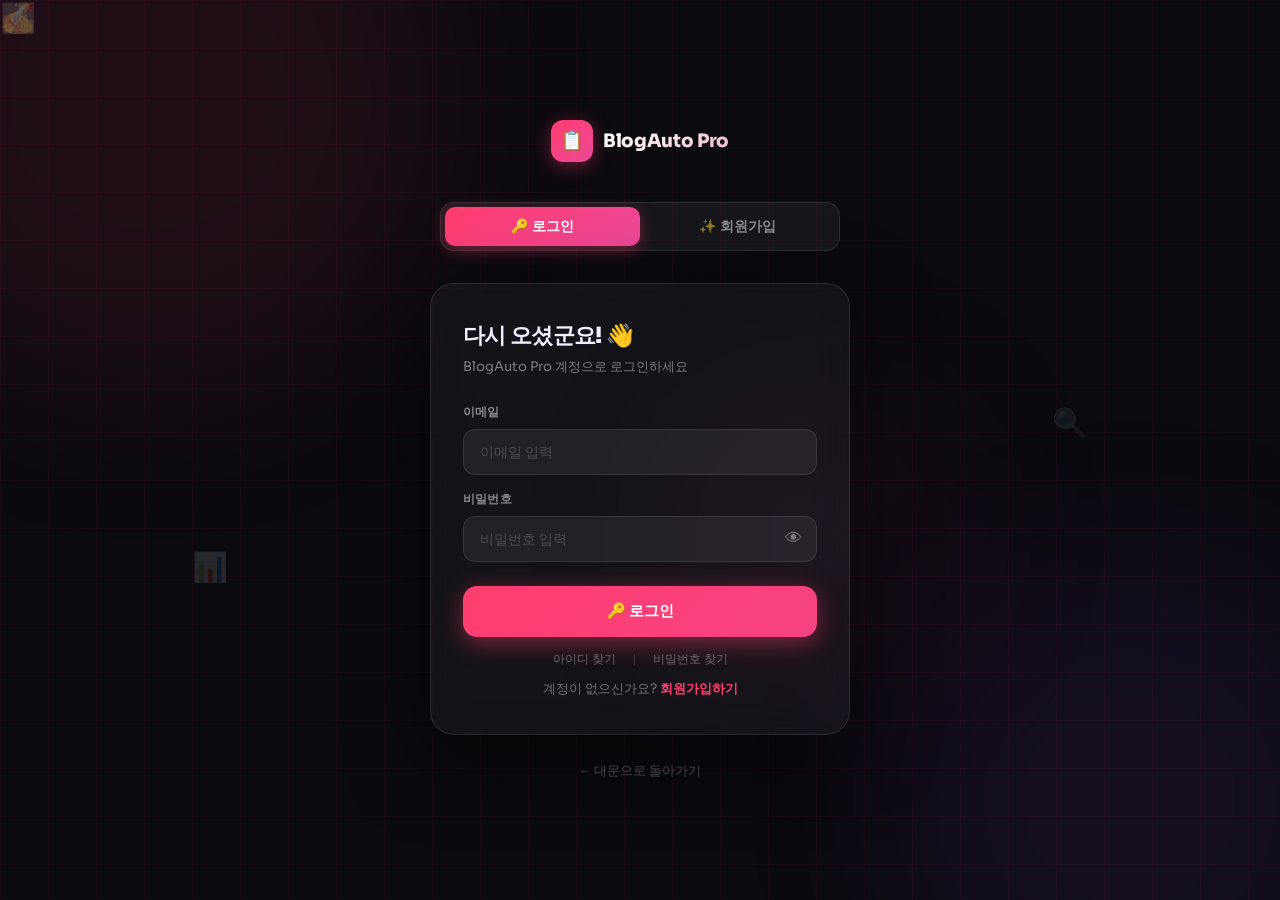
<file: app.html>
<!DOCTYPE html>
<html lang="ko">
<head>
  <meta charset="UTF-8" />
  <meta name="viewport" content="width=device-width, initial-scale=1.0" />
  <title>로그인 — BlogAuto Pro</title>
  <link href="https://fonts.googleapis.com/css2?family=Sora:wght@400;500;600;700;800&display=swap" rel="stylesheet"/>
  <style>
    *, *::before, *::after { box-sizing: border-box; margin: 0; padding: 0; }
    html { height: 100%; }
    body {
      font-family: 'Sora', sans-serif;
      min-height: 100vh;
      background: #0a0a0f;
      color: #f0eeff;
      overflow-x: hidden;
      display: flex;
      flex-direction: column;
    }

    /* ── 배경 효과 ── */
    .bg-wrap {
      position: fixed; inset: 0; z-index: 0; pointer-events: none; overflow: hidden;
    }
    .bg-blob {
      position: absolute; border-radius: 50%; filter: blur(90px); opacity: 0.35;
      animation: blobFloat 9s ease-in-out infinite;
    }
    .bg-blob-1 { width: 600px; height: 600px; background: rgba(255,61,110,0.25); top: -200px; left: -150px; animation-delay: 0s; }
    .bg-blob-2 { width: 500px; height: 500px; background: rgba(168,85,247,0.2); bottom: -150px; right: -100px; animation-delay: -4s; }
    .bg-blob-3 { width: 350px; height: 350px; background: rgba(236,72,153,0.15); top: 40%; left: 50%; animation-delay: -7s; }
    @keyframes blobFloat {
      0%,100% { transform: translateY(0) scale(1); }
      50%      { transform: translateY(-30px) scale(1.06); }
    }

    /* 그리드 배경 */
    .bg-grid {
      position: absolute; inset: 0;
      background-image:
        linear-gradient(rgba(255,61,110,0.04) 1px, transparent 1px),
        linear-gradient(90deg, rgba(255,61,110,0.04) 1px, transparent 1px);
      background-size: 48px 48px;
    }

    /* 떠다니는 아이콘들 */
    .float-icon {
      position: absolute; font-size: 1.8rem; opacity: 0.12;
      animation: floatIcon 6s ease-in-out infinite;
    }
    .float-icon:nth-child(1) { top: 15%; left: 8%; animation-delay: 0s; }
    .float-icon:nth-child(2) { top: 25%; right: 10%; animation-delay: -2s; }
    .float-icon:nth-child(3) { top: 60%; left: 5%; animation-delay: -4s; }
    .float-icon:nth-child(4) { bottom: 20%; right: 8%; animation-delay: -1s; }
    .float-icon:nth-child(5) { bottom: 35%; left: 15%; animation-delay: -3s; }
    .float-icon:nth-child(6) { top: 45%; right: 15%; animation-delay: -5s; }
    @keyframes floatIcon {
      0%,100% { transform: translateY(0) rotate(0deg); }
      50%      { transform: translateY(-20px) rotate(10deg); }
    }

    /* ── 메인 레이아웃 ── */
    .page-wrap {
      position: relative; z-index: 1;
      flex: 1;
      display: flex;
      flex-direction: column;
      align-items: center;
      justify-content: center;
      padding: 24px 16px;
      min-height: 100vh;
    }

    /* 상단 로고 */
    .top-logo {
      display: flex; align-items: center; gap: 10px;
      margin-bottom: 40px; text-decoration: none;
    }
    .top-logo-icon {
      width: 42px; height: 42px; border-radius: 12px;
      background: linear-gradient(135deg, #ff3d6e, #ec4899);
      display: flex; align-items: center; justify-content: center;
      font-size: 1.2rem;
      box-shadow: 0 4px 20px rgba(255,61,110,0.4);
      animation: logoPulse 3s ease-in-out infinite;
    }
    @keyframes logoPulse {
      0%,100% { box-shadow: 0 4px 20px rgba(255,61,110,0.4); }
      50%      { box-shadow: 0 4px 32px rgba(255,61,110,0.7); }
    }
    .top-logo-text {
      font-size: 1.15rem; font-weight: 800; letter-spacing: -0.02em;
      background: linear-gradient(135deg, #fff, #f0c0d0);
      -webkit-background-clip: text; -webkit-text-fill-color: transparent; background-clip: text;
    }

    /* 탭 (로그인/회원가입 전환) */
    .tab-wrap {
      display: flex; background: rgba(255,255,255,0.05);
      border: 1px solid rgba(255,255,255,0.1);
      border-radius: 14px; padding: 4px;
      margin-bottom: 32px; width: 100%; max-width: 400px;
    }
    .tab-btn {
      flex: 1; padding: 10px; border-radius: 10px; border: none;
      font-family: 'Sora', sans-serif; font-size: 0.88rem; font-weight: 700;
      cursor: pointer; transition: all 0.25s; color: rgba(255,255,255,0.5);
      background: transparent;
    }
    .tab-btn.active {
      background: linear-gradient(135deg, #ff3d6e, #ec4899);
      color: white;
      box-shadow: 0 4px 16px rgba(255,61,110,0.4);
    }

    /* 카드 */
    .auth-card {
      width: 100%; max-width: 420px;
      background: rgba(255,255,255,0.04);
      border: 1px solid rgba(255,255,255,0.1);
      border-radius: 24px;
      padding: 36px 32px;
      backdrop-filter: blur(20px);
      box-shadow: 0 24px 80px rgba(0,0,0,0.5);
    }

    .auth-title {
      font-size: 1.4rem; font-weight: 800; letter-spacing: -0.03em;
      margin-bottom: 6px;
    }
    .auth-subtitle {
      font-size: 0.83rem; color: rgba(255,255,255,0.45);
      margin-bottom: 28px; line-height: 1.5;
    }

    /* 폼 */
    .form-group { margin-bottom: 16px; }
    .form-label {
      display: block; font-size: 0.78rem; font-weight: 600;
      color: rgba(255,255,255,0.5); margin-bottom: 8px; letter-spacing: 0.02em;
    }
    .form-input {
      width: 100%;
      background: rgba(255,255,255,0.06);
      border: 1.5px solid rgba(255,255,255,0.1);
      border-radius: 12px; padding: 13px 16px;
      font-size: 0.9rem; font-family: 'Sora', sans-serif;
      color: #f0eeff; outline: none; transition: all 0.2s;
    }
    .form-input::placeholder { color: rgba(255,255,255,0.2); }
    .form-input:focus {
      border-color: #ff3d6e;
      background: rgba(255,61,110,0.06);
      box-shadow: 0 0 0 3px rgba(255,61,110,0.15);
    }

    /* 에러 */
    .error-box {
      background: rgba(239,68,68,0.1);
      border: 1px solid rgba(239,68,68,0.3);
      border-radius: 10px; padding: 11px 14px;
      font-size: 0.82rem; color: #fca5a5;
      margin-bottom: 16px; display: none;
    }

    /* 제출 버튼 */
    .btn-submit {
      width: 100%; padding: 15px;
      border: none; border-radius: 14px;
      font-family: 'Sora', sans-serif; font-size: 0.95rem; font-weight: 700;
      color: white; cursor: pointer;
      background: linear-gradient(135deg, #ff3d6e, #ec4899);
      background-size: 200% 200%;
      box-shadow: 0 6px 24px rgba(255,61,110,0.45);
      transition: all 0.25s;
      animation: gradientShift 4s ease infinite;
      margin-top: 8px;
    }
    .btn-submit:hover:not(:disabled) {
      transform: translateY(-2px);
      box-shadow: 0 10px 32px rgba(255,61,110,0.6);
    }
    .btn-submit:disabled { opacity: 0.6; cursor: not-allowed; transform: none; }
    @keyframes gradientShift {
      0% { background-position: 0% 50%; }
      50% { background-position: 100% 50%; }
      100% { background-position: 0% 50%; }
    }

    /* 구분선 */
    .divider {
      display: flex; align-items: center; gap: 12px;
      margin: 20px 0; color: rgba(255,255,255,0.2); font-size: 0.78rem;
    }
    .divider::before, .divider::after {
      content: ''; flex: 1; height: 1px; background: rgba(255,255,255,0.1);
    }

    /* 하단 링크 */
    .auth-footer {
      text-align: center; margin-top: 20px;
      font-size: 0.82rem; color: rgba(255,255,255,0.4);
    }
    .auth-footer a { color: #ff3d6e; font-weight: 600; text-decoration: none; }
    .auth-footer a:hover { text-decoration: underline; }

    /* 랜딩으로 돌아가기 */
    .back-link {
      display: inline-flex; align-items: center; gap: 6px;
      margin-top: 28px; font-size: 0.8rem; color: rgba(255,255,255,0.3);
      text-decoration: none; transition: color 0.2s;
    }
    .back-link:hover { color: rgba(255,255,255,0.7); }

    /* 로그인 성공 시 대시보드 버튼 */
    .btn-dashboard {
      width: 100%; padding: 15px;
      border: none; border-radius: 14px;
      font-family: 'Sora', sans-serif; font-size: 0.95rem; font-weight: 700;
      color: white; cursor: pointer;
      background: linear-gradient(135deg, #10b981, #059669);
      box-shadow: 0 6px 24px rgba(16,185,129,0.4);
      transition: all 0.25s; text-decoration: none;
      display: none; align-items: center; justify-content: center; gap: 8px;
      margin-top: 8px;
    }

    /* 반응형 */
    @media (max-width: 480px) {
      .auth-card { padding: 28px 20px; border-radius: 20px; }
      .auth-title { font-size: 1.2rem; }
    }
  </style>
</head>
<body>

  <!-- 배경 -->
  <div class="bg-wrap">
    <div class="bg-grid"></div>
    <div class="bg-blob bg-blob-1"></div>
    <div class="bg-blob bg-blob-2"></div>
    <div class="bg-blob bg-blob-3"></div>
    <div class="float-icon">📊</div>
    <div class="float-icon">🔍</div>
    <div class="float-icon">💰</div>
    <div class="float-icon">✍️</div>
    <div class="float-icon">📈</div>
    <div class="float-icon">🚀</div>
  </div>

  <div class="page-wrap">

    <!-- 로고 -->
    <a href="/index.html" class="top-logo">
      <div class="top-logo-icon">📋</div>
      <div class="top-logo-text">BlogAuto Pro</div>
    </a>

    <!-- 탭 -->
    <div class="tab-wrap">
      <button class="tab-btn active" id="tabLogin" onclick="switchTab('login')">🔑 로그인</button>
      <button class="tab-btn" id="tabSignup" onclick="switchTab('signup')">✨ 회원가입</button>
    </div>

    <!-- 로그인 카드 -->
    <div class="auth-card" id="loginCard">
      <div class="auth-title">다시 오셨군요! 👋</div>
      <div class="auth-subtitle">BlogAuto Pro 계정으로 로그인하세요</div>

      <div class="error-box" id="loginError"></div>

      <div class="form-group">
        <label class="form-label">이메일</label>
        <input type="email" class="form-input" id="loginId" placeholder="이메일 입력" autocomplete="email" />
      </div>
      <div class="form-group">
        <label class="form-label">비밀번호</label>
        <div style="position:relative;">
          <input type="password" class="form-input" id="loginPw" placeholder="비밀번호 입력" autocomplete="current-password" style="padding-right:48px;" />
          <button type="button" id="togglePw" onclick="togglePassword()" style="position:absolute;right:14px;top:50%;transform:translateY(-50%);background:none;border:none;cursor:pointer;color:rgba(255,255,255,0.4);font-size:1.1rem;padding:0;line-height:1;">👁</button>
        </div>
      </div>

      <button class="btn-submit" id="loginBtn" onclick="doLogin()">🔑 로그인</button>
      <a href="/keywords.html" class="btn-dashboard" id="dashboardBtn">📊 블로그 관리 시작하기 →</a>

      <div style="display:flex; justify-content:center; gap:16px; margin-top:14px;">
        <a href="#" onclick="switchModal('findId')" style="font-size:0.78rem; color:rgba(255,255,255,0.35); text-decoration:none;">아이디 찾기</a>
        <span style="color:rgba(255,255,255,0.15); font-size:0.78rem;">|</span>
        <a href="#" onclick="switchModal('findPw')" style="font-size:0.78rem; color:rgba(255,255,255,0.35); text-decoration:none;">비밀번호 찾기</a>
      </div>
      <div class="auth-footer" style="margin-top:12px;">
        계정이 없으신가요? <a href="#" onclick="switchTab('signup')">회원가입하기</a>
      </div>
    </div>

    <!-- 회원가입 카드 -->
    <div class="auth-card" id="signupCard" style="display:none;">
      <div class="auth-title">함께 시작해요! 🚀</div>
      <div class="auth-subtitle">BlogAuto Pro 계정을 만들고 블로그 관리를 시작하세요</div>

      <div class="error-box" id="signupError"></div>

      <button class="btn-submit" style="background: linear-gradient(135deg, #6c5ce7, #a855f7); box-shadow: 0 6px 24px rgba(108,92,231,0.45);"
        onclick="window.location.href='https://www.blogautopro.com/signup'">
        ✨ BlogAuto Pro에서 회원가입하기
      </button>

      <div class="divider">회원가입 후 로그인하세요</div>

      <div class="auth-footer">
        이미 계정이 있으신가요? <a href="#" onclick="switchTab('login')">로그인하기</a>
      </div>
    </div>

    <!-- 아이디 찾기 모달 -->
    <div id="modalFindId" style="display:none; position:fixed; inset:0; background:rgba(0,0,0,0.7); z-index:200; align-items:center; justify-content:center; padding:24px;">
      <div style="background:#1a1a2e; border:1px solid rgba(255,61,110,0.3); border-radius:20px; padding:32px; width:100%; max-width:380px;">
        <div style="font-size:1.1rem; font-weight:800; margin-bottom:6px;">🔍 아이디 찾기</div>
        <div style="font-size:0.8rem; color:rgba(255,255,255,0.4); margin-bottom:24px;">가입한 이메일로 아이디를 확인하세요</div>
        <div id="findIdError" style="background:rgba(239,68,68,0.1); border:1px solid rgba(239,68,68,0.3); border-radius:10px; padding:11px 14px; font-size:0.82rem; color:#fca5a5; margin-bottom:16px; display:none;"></div>
        <div id="findIdResult" style="background:rgba(16,185,129,0.1); border:1px solid rgba(16,185,129,0.3); border-radius:10px; padding:11px 14px; font-size:0.82rem; color:#6ee7b7; margin-bottom:16px; display:none;"></div>
        <div style="margin-bottom:16px;">
          <label style="display:block; font-size:0.78rem; font-weight:600; color:rgba(255,255,255,0.5); margin-bottom:8px;">이메일</label>
          <input type="email" id="findIdEmail" class="form-input" placeholder="가입한 이메일 입력" />
        </div>
        <button class="btn-submit" onclick="doFindId()" style="margin-bottom:12px;">🔍 아이디 찾기</button>
        <button onclick="closeModal('findId')" style="width:100%; padding:11px; background:transparent; border:1px solid rgba(255,255,255,0.15); border-radius:12px; color:rgba(255,255,255,0.4); font-family:'Sora',sans-serif; font-size:0.85rem; cursor:pointer;">닫기</button>
      </div>
    </div>

    <!-- 비밀번호 찾기 모달 -->
    <div id="modalFindPw" style="display:none; position:fixed; inset:0; background:rgba(0,0,0,0.7); z-index:200; align-items:center; justify-content:center; padding:24px;">
      <div style="background:#1a1a2e; border:1px solid rgba(255,61,110,0.3); border-radius:20px; padding:32px; width:100%; max-width:380px;">
        <div style="font-size:1.1rem; font-weight:800; margin-bottom:6px;">🔑 비밀번호 찾기</div>
        <div style="font-size:0.8rem; color:rgba(255,255,255,0.4); margin-bottom:24px;">아이디와 이메일로 임시 비밀번호를 발급받으세요</div>
        <div id="findPwError" style="background:rgba(239,68,68,0.1); border:1px solid rgba(239,68,68,0.3); border-radius:10px; padding:11px 14px; font-size:0.82rem; color:#fca5a5; margin-bottom:16px; display:none;"></div>
        <div id="findPwResult" style="background:rgba(16,185,129,0.1); border:1px solid rgba(16,185,129,0.3); border-radius:10px; padding:11px 14px; font-size:0.82rem; color:#6ee7b7; margin-bottom:16px; display:none;"></div>
        <div style="margin-bottom:16px;">
          <label style="display:block; font-size:0.78rem; font-weight:600; color:rgba(255,255,255,0.5); margin-bottom:8px;">아이디</label>
          <input type="text" id="findPwId" class="form-input" placeholder="가입한 아이디 입력" />
        </div>
        <div style="margin-bottom:16px;">
          <label style="display:block; font-size:0.78rem; font-weight:600; color:rgba(255,255,255,0.5); margin-bottom:8px;">이메일</label>
          <input type="email" id="findPwEmail" class="form-input" placeholder="가입한 이메일 입력" />
        </div>
        <button class="btn-submit" onclick="doFindPw()" style="margin-bottom:12px;">🔑 임시 비밀번호 발급</button>
        <button onclick="closeModal('findPw')" style="width:100%; padding:11px; background:transparent; border:1px solid rgba(255,255,255,0.15); border-radius:12px; color:rgba(255,255,255,0.4); font-family:'Sora',sans-serif; font-size:0.85rem; cursor:pointer;">닫기</button>
      </div>
    </div>

    <!-- 하단 버튼 -->
    <div style="display:flex; gap:12px; margin-top:28px; flex-wrap:wrap; justify-content:center;">
      <a href="/index.html" class="back-link" style="margin-top:0;">← 대문으로 돌아가기</a>
      <a href="https://www.blogautopro.com/dashboard" id="backToDashboard"
        style="display:none; align-items:center; gap:6px; font-size:0.8rem; color:rgba(255,255,255,0.3); text-decoration:none; transition:color 0.2s;"
        onmouseover="this.style.color='rgba(255,255,255,0.7)'"
        onmouseout="this.style.color='rgba(255,255,255,0.3)'">
        🚀 BlogAuto Pro 대시보드로
      </a>
    </div>

  </div>

  <script>
    // URL에서 토큰 받아서 저장 (BlogAuto Pro에서 넘어올 때)
    const urlParams = new URLSearchParams(window.location.search);
    const urlToken = urlParams.get("token");
    if (urlToken) {
      localStorage.setItem("ba_token", urlToken);
      window.location.replace("/keywords.html");
    }

    // 이미 로그인돼 있으면 바로 keywords.html로 이동
    if (localStorage.getItem("ba_token")) {
      window.location.replace("/keywords.html");
    }

    function switchTab(tab) {
      const isLogin = tab === "login";
      document.getElementById("tabLogin").classList.toggle("active", isLogin);
      document.getElementById("tabSignup").classList.toggle("active", !isLogin);
      document.getElementById("loginCard").style.display = isLogin ? "block" : "none";
      document.getElementById("signupCard").style.display = isLogin ? "none" : "block";
    }

    async function doLogin() {
      const id = document.getElementById("loginId").value.trim();
      const pw = document.getElementById("loginPw").value.trim();
      const errEl = document.getElementById("loginError");
      const btn = document.getElementById("loginBtn");

      if (!id || !pw) {
        errEl.textContent = "이메일과 비밀번호를 입력해주세요";
        errEl.style.display = "block"; return;
      }
      const emailRegex = /^[^\s@]+@[^\s@]+\.[^\s@]+$/;
      if (!emailRegex.test(id)) {
        errEl.textContent = "올바른 이메일 형식이 아니에요 (예: example@gmail.com)";
        errEl.style.display = "block"; return;
      }
      if (pw.length < 6) {
        errEl.textContent = "비밀번호는 6자 이상 입력해주세요";
        errEl.style.display = "block"; return;
      }

      btn.textContent = "로그인 중..."; btn.disabled = true;
      errEl.style.display = "none";

      try {
        const res = await fetch("https://www.blogautopro.com/api/auth", {
          method: "POST",
          mode: "cors",
          headers: { "Content-Type": "application/json" },
          body: JSON.stringify({ action: "login", email: id, password: pw }),
        });
        const data = await res.json();

        if (data.ok && data.token) {
          localStorage.setItem("ba_token", data.token);
          localStorage.setItem("ba_user", JSON.stringify(data.user || { id }));
          btn.textContent = "✅ 로그인 성공!";
          document.getElementById("backToDashboard").style.display = "inline-flex";
          setTimeout(() => { window.location.href = "/keywords.html"; }, 600);
        } else {
          errEl.textContent = data.error || "아이디 또는 비밀번호가 틀렸어요";
          errEl.style.display = "block";
          btn.textContent = "🔑 로그인"; btn.disabled = false;
        }
      } catch {
        errEl.textContent = "네트워크 오류가 발생했습니다";
        errEl.style.display = "block";
        btn.textContent = "🔑 로그인"; btn.disabled = false;
      }
    }

    // URL 파라미터로 탭 전환
    const params = new URLSearchParams(window.location.search);
    if (params.get("tab") === "signup") switchTab("signup");

    // 비밀번호 보기/숨기기
    function togglePassword() {
      const input = document.getElementById("loginPw");
      const btn = document.getElementById("togglePw");
      if (input.type === "password") {
        input.type = "text";
        btn.textContent = "🙈";
      } else {
        input.type = "password";
        btn.textContent = "👁";
      }
    }

    // 아이디/비번 찾기 모달
    function switchModal(type) {
      document.getElementById("modalFindId").style.display = type === "findId" ? "flex" : "none";
      document.getElementById("modalFindPw").style.display = type === "findPw" ? "flex" : "none";
    }
    function closeModal(type) {
      document.getElementById(type === "findId" ? "modalFindId" : "modalFindPw").style.display = "none";
    }

    async function doFindId() {
      const email = document.getElementById("findIdEmail").value.trim();
      const errEl = document.getElementById("findIdError");
      const resEl = document.getElementById("findIdResult");
      errEl.style.display = "none"; resEl.style.display = "none";
      if (!email) { errEl.textContent = "이메일을 입력해주세요"; errEl.style.display = "block"; return; }
      try {
        const res = await fetch("https://www.blogautopro.com/api/auth", {
          method: "POST", mode: "cors",
          headers: { "Content-Type": "application/json" },
          body: JSON.stringify({ action: "find-id", email }),
        });
        const data = await res.json();
        if (data.ok) {
          resEl.textContent = "아이디: " + data.userId;
          resEl.style.display = "block";
        } else {
          errEl.textContent = data.error || "찾을 수 없어요";
          errEl.style.display = "block";
        }
      } catch { errEl.textContent = "네트워크 오류"; errEl.style.display = "block"; }
    }

    async function doFindPw() {
      const userId = document.getElementById("findPwId").value.trim();
      const email = document.getElementById("findPwEmail").value.trim();
      const errEl = document.getElementById("findPwError");
      const resEl = document.getElementById("findPwResult");
      errEl.style.display = "none"; resEl.style.display = "none";
      if (!userId || !email) { errEl.textContent = "아이디와 이메일을 모두 입력해주세요"; errEl.style.display = "block"; return; }
      try {
        const res = await fetch("https://www.blogautopro.com/api/auth", {
          method: "POST", mode: "cors",
          headers: { "Content-Type": "application/json" },
          body: JSON.stringify({ action: "reset-password", userId, email }),
        });
        const data = await res.json();
        if (data.ok) {
          resEl.textContent = "임시 비밀번호: " + data.tempPw + " (로그인 후 변경해주세요)";
          resEl.style.display = "block";
        } else {
          errEl.textContent = data.error || "찾을 수 없어요";
          errEl.style.display = "block";
        }
      } catch { errEl.textContent = "네트워크 오류"; errEl.style.display = "block"; }
    }

    // Enter 키
    document.addEventListener("keydown", e => {
      if (e.key === "Enter") {
        if (document.getElementById("loginCard").style.display !== "none") doLogin();
      }
    });
  </script>
</body>
</html>
</file>
